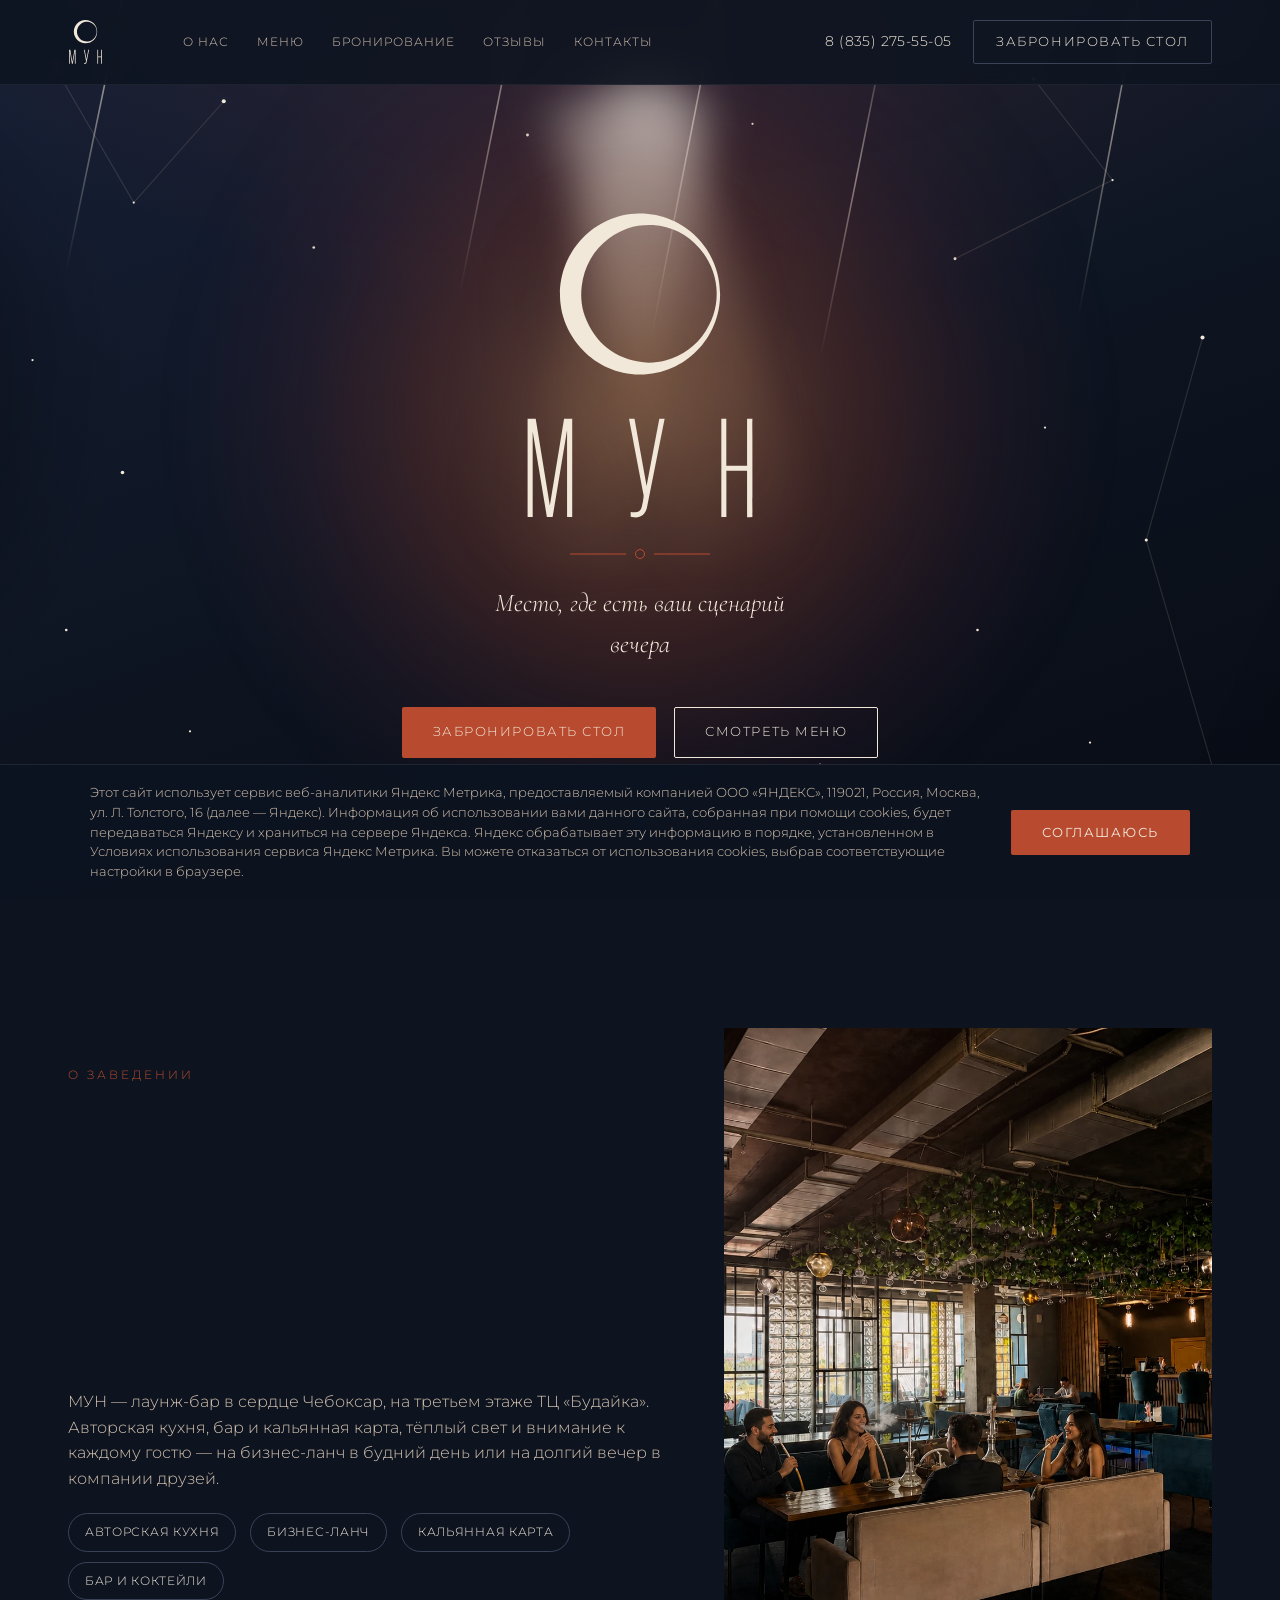
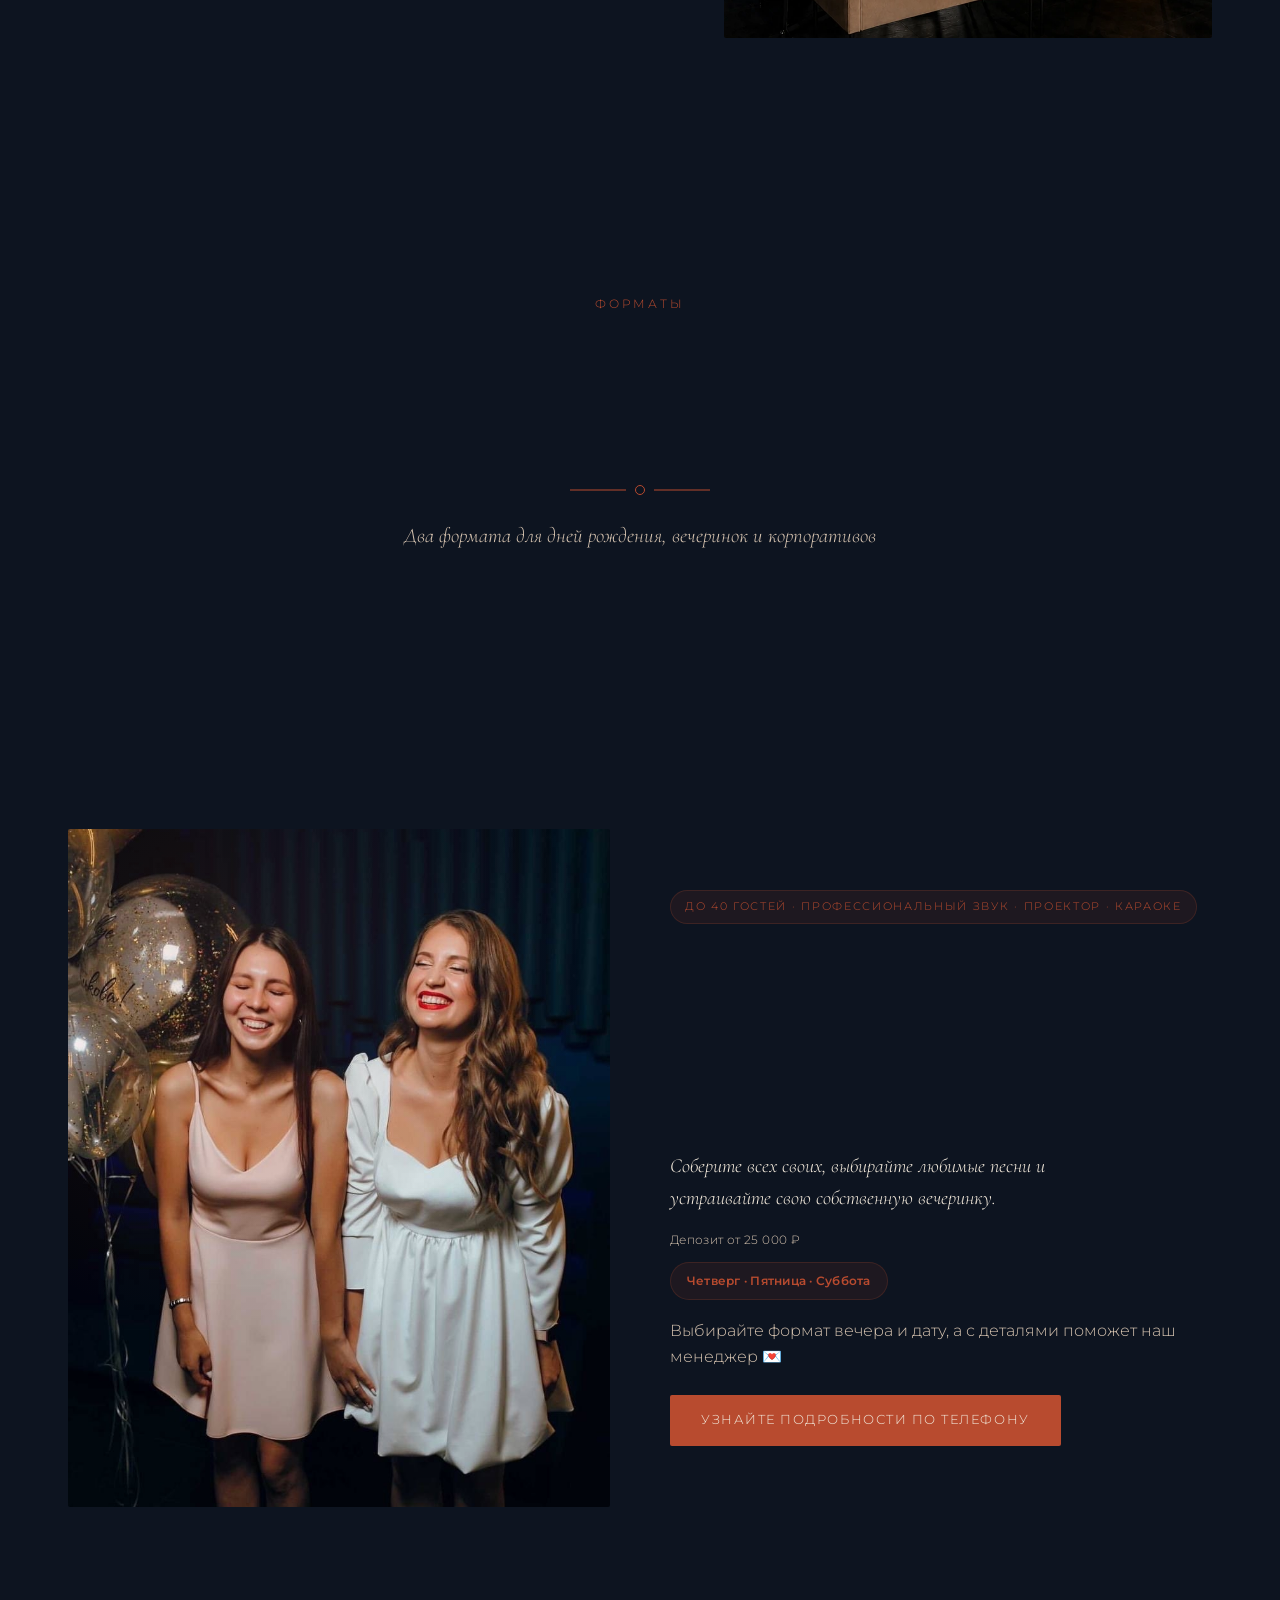
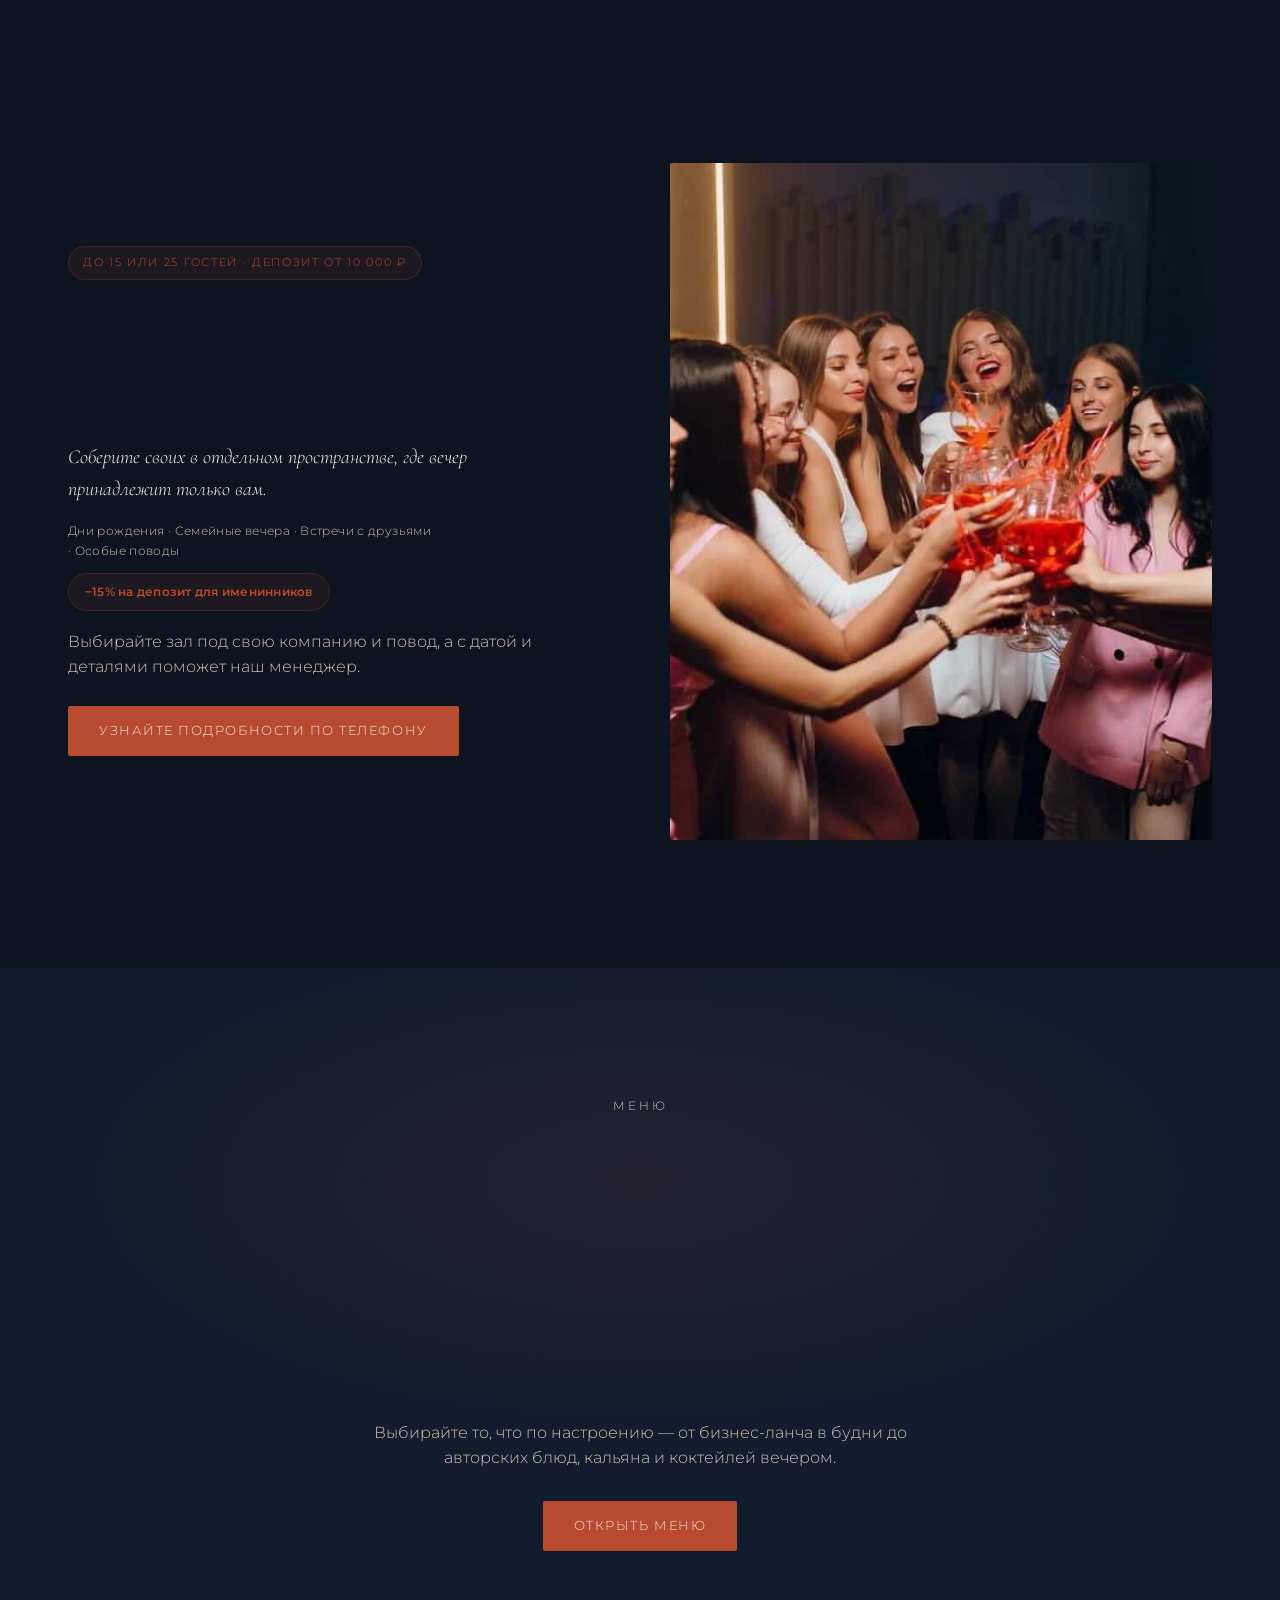
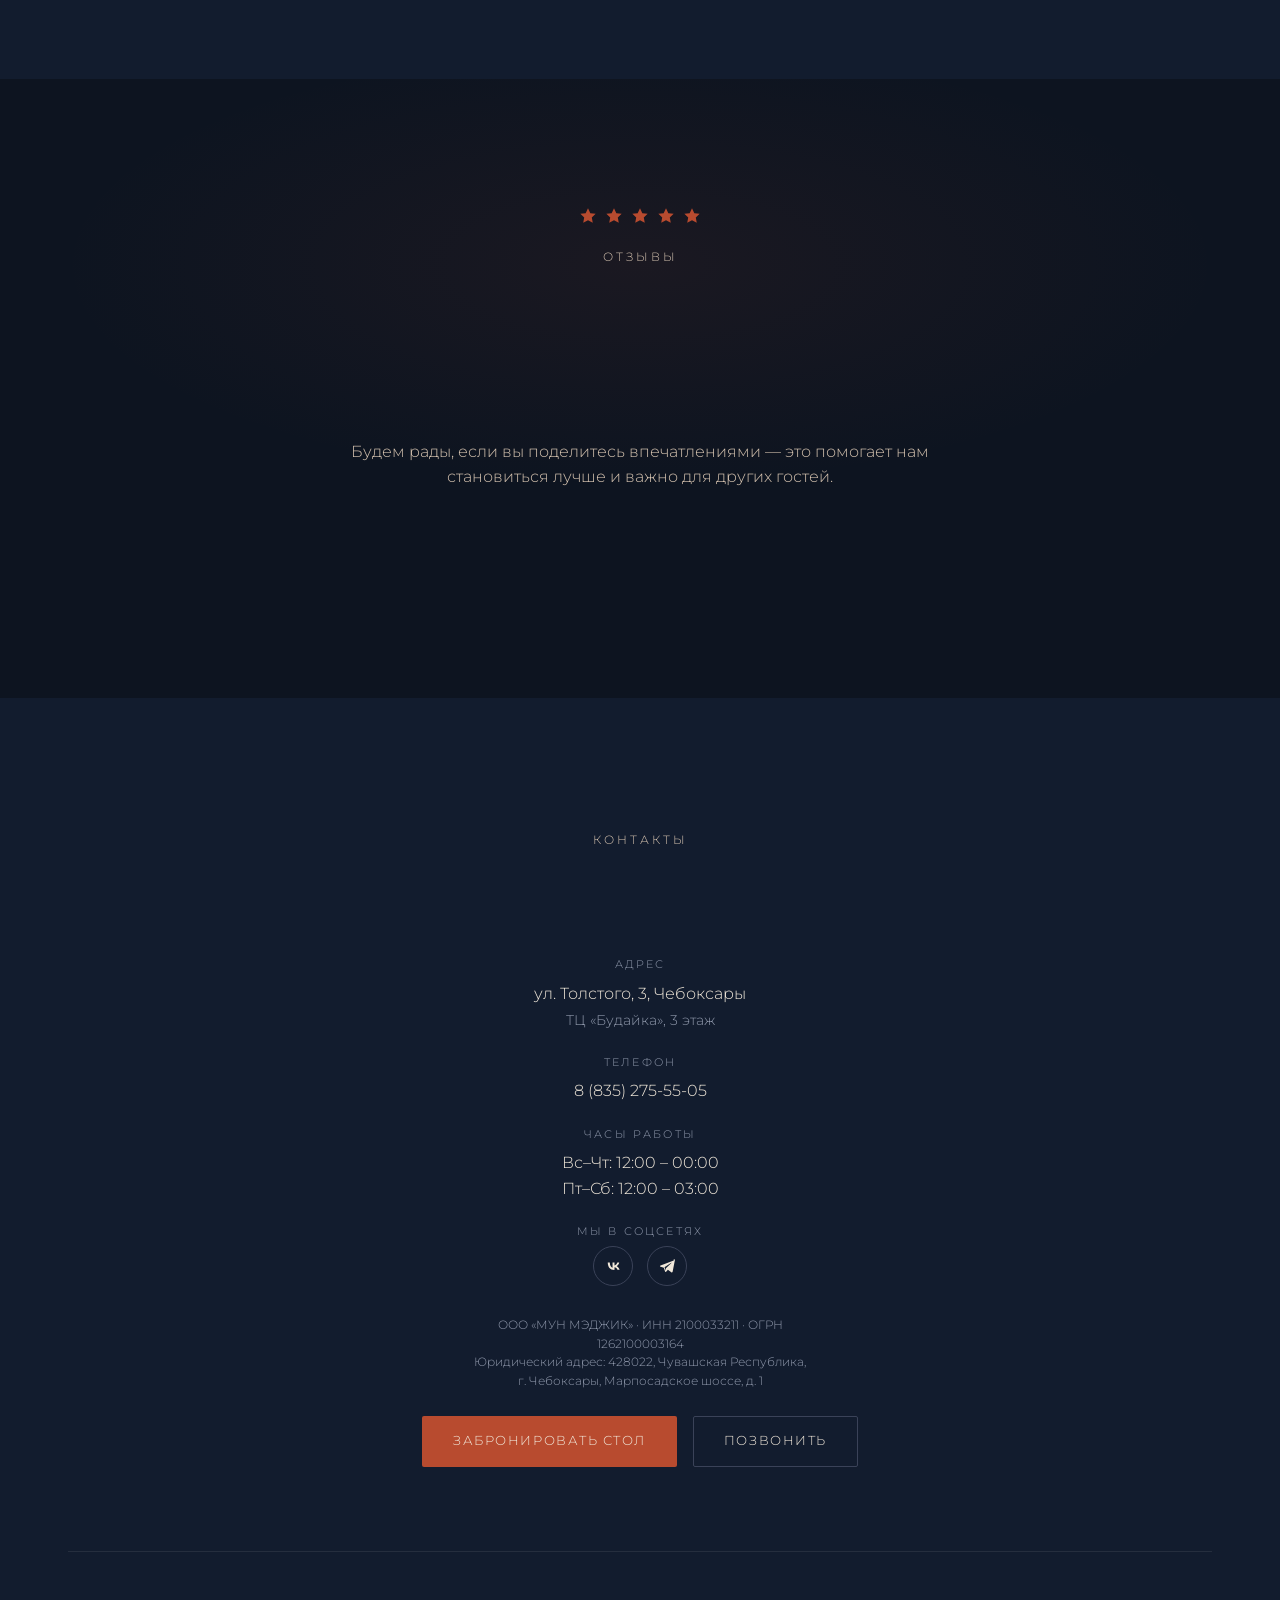
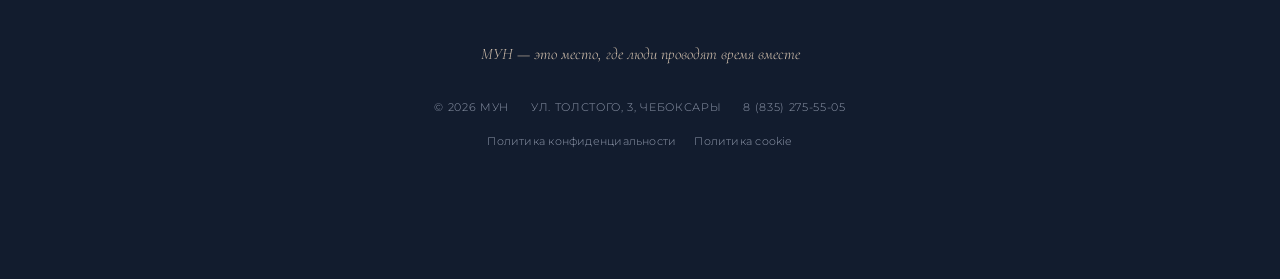
<file: index.html>
<!DOCTYPE html>
<html lang="ru">
<head>
<meta charset="UTF-8">
<meta name="viewport" content="width=device-width, initial-scale=1, viewport-fit=cover">
<title>МУН — Чебоксары</title>
<meta name="description" content="МУН — лаунж-бар в Чебоксарах на ул. Толстого, 3 (ТЦ «Будайка», 3 этаж). Авторская кухня, кальяны, бронирование стола онлайн.">
<meta name="theme-color" content="#11110F">

<meta property="og:title" content="МУН — Чебоксары">
<meta property="og:description" content="Место, где есть ваш сценарий вечера. Кухня, кальяны и бар на ул. Толстого, 3.">
<meta property="og:type" content="website">

<link rel="icon" href="assets/favicon.svg" type="image/svg+xml">

<link rel="preconnect" href="https://fonts.googleapis.com">
<link rel="preconnect" href="https://fonts.gstatic.com" crossorigin>
<link href="https://fonts.googleapis.com/css2?family=Cormorant+Garamond:ital,wght@0,400;0,500;1,400&family=Montserrat:wght@300;400;500;600&display=swap" rel="stylesheet">

<link rel="stylesheet" href="css/styles.css?v=19">
</head>
<body>
<!-- Yandex.Metrika counter -->
<script type="text/javascript">
    (function(m,e,t,r,i,k,a){
        m[i]=m[i]||function(){(m[i].a=m[i].a||[]).push(arguments)};
        m[i].l=1*new Date();
        for (var j = 0; j < document.scripts.length; j++) {if (document.scripts[j].src === r) { return; }}
        k=e.createElement(t),a=e.getElementsByTagName(t)[0],k.async=1,k.src=r,a.parentNode.insertBefore(k,a)
    })(window, document,'script','https://mc.yandex.ru/metrika/tag.js?id=112568582', 'ym');

    ym(112568582, 'init', {ssr:true, webvisor:true, clickmap:true, ecommerce:"dataLayer", referrer: document.referrer, url: location.href, accurateTrackBounce:true, trackLinks:true});
</script>
<noscript><div><img src="https://mc.yandex.ru/watch/112568582" style="position:absolute; left:-9999px;" alt="" /></div></noscript>
<!-- /Yandex.Metrika counter -->

<div class="noise" aria-hidden="true"></div>

<header class="site-header">
  <div class="wrap header-row">
    <a href="#hero" class="logo" aria-label="МУН — на главную">
      <img class="logo-mark" src="img/mun-logo-full.svg" alt="МУН" width="1094" height="1454">
    </a>

    <nav class="main-nav" id="main-nav">
      <a href="#about">О нас</a>
      <a href="menu/">Меню</a>
      <a href="#booking" data-open-booking>Бронирование</a>
      <a href="#reviews">Отзывы</a>
      <a href="#contacts">Контакты</a>
    </nav>

    <div class="header-actions">
      <a class="phone-link" href="tel:+78352755505">8 (835) 275-55-05</a>
      <a class="btn btn-outline" href="#booking" data-open-booking>Забронировать стол</a>
    </div>

    <button class="burger" id="burger" aria-label="Открыть меню навигации" aria-expanded="false">
      <span></span><span></span><span></span>
    </button>
  </div>

  <div class="mobile-nav" id="mobile-nav">
    <a href="#about">О нас</a>
    <a href="menu/">Меню</a>
    <a href="#booking" data-open-booking>Бронирование</a>
    <a href="#reviews">Отзывы</a>
    <a href="#contacts">Контакты</a>
    <a class="phone-link" href="tel:+78352755505">8 (835) 275-55-05</a>
  </div>
</header>

<main class="slides" id="slides">

  <!-- HERO -->
  <section class="hero slide" id="hero">
    <div class="hero-bg" aria-hidden="true"></div>
    <svg class="hero-sky" viewBox="0 0 1200 800" preserveAspectRatio="xMidYMid slice" aria-hidden="true">
      <defs>
        <linearGradient id="rayGrad" x1="0" y1="0" x2="0" y2="1">
          <stop offset="0%" stop-color="#F1E8DA" stop-opacity="0"/>
          <stop offset="45%" stop-color="#F1E8DA" stop-opacity=".55"/>
          <stop offset="100%" stop-color="#F1E8DA" stop-opacity="0"/>
        </linearGradient>
      </defs>
      <g class="hero-constellations">
        <path d="M80,60 L150,180 L230,90"/>
        <path d="M950,70 L1020,160 L880,230"/>
        <path d="M1100,300 L1050,480 L1120,720"/>
      </g>
      <g class="hero-rays">
        <line class="ray ray-a" x1="500" y1="-40" x2="440" y2="260"/>
        <line class="ray ray-b" x1="680" y1="-60" x2="610" y2="300"/>
        <line class="ray ray-c" x1="150" y1="-50" x2="90" y2="240"/>
        <line class="ray ray-d" x1="1050" y1="-40" x2="990" y2="280"/>
        <line class="ray ray-e" x1="820" y1="20" x2="760" y2="320"/>
      </g>
      <g class="hero-stars" fill="#F1E8DA">
        <circle class="star" cx="80" cy="60" r="1.4"/>
        <circle class="star" cx="150" cy="180" r="1"/>
        <circle class="star" cx="230" cy="90" r="1.8"/>
        <circle class="star" cx="310" cy="220" r="1.2"/>
        <circle class="star" cx="60" cy="320" r="1"/>
        <circle class="star" cx="140" cy="420" r="1.6"/>
        <circle class="star" cx="90" cy="560" r="1.2"/>
        <circle class="star" cx="200" cy="650" r="1"/>
        <circle class="star" cx="280" cy="720" r="1.4"/>
        <circle class="star" cx="950" cy="70" r="1.6"/>
        <circle class="star" cx="1020" cy="160" r="1"/>
        <circle class="star" cx="880" cy="230" r="1.3"/>
        <circle class="star" cx="1100" cy="300" r="1.8"/>
        <circle class="star" cx="960" cy="380" r="1"/>
        <circle class="star" cx="1050" cy="480" r="1.4"/>
        <circle class="star" cx="900" cy="560" r="1.2"/>
        <circle class="star" cx="1000" cy="660" r="1"/>
        <circle class="star" cx="1120" cy="720" r="1.6"/>
        <circle class="star" cx="600" cy="50" r="1"/>
        <circle class="star" cx="500" cy="120" r="1.3"/>
        <circle class="star" cx="700" cy="110" r="1"/>
        <circle class="star" cx="420" cy="700" r="1.2"/>
        <circle class="star" cx="760" cy="680" r="1.4"/>
        <circle class="star" cx="600" cy="760" r="1"/>
      </g>
    </svg>
    <div class="hero-corona" aria-hidden="true"></div>
    <div class="hero-beam hero-beam-a" aria-hidden="true"></div>
    <div class="hero-beam hero-beam-b" aria-hidden="true"></div>
    <div class="hero-mist" aria-hidden="true">
      <span class="mist-blob mist-a"></span>
      <span class="mist-blob mist-b"></span>
      <span class="mist-blob mist-c"></span>
    </div>
    <div class="wrap hero-inner">
      <div class="hero-logo" id="hero-logo">
        <h1><img class="hero-logo-img" src="img/mun-logo-full.svg" alt="МУН" width="1094" height="1454"></h1>
      </div>
      <div class="divider"></div>
      <p class="hero-tagline">Место, где есть ваш сценарий вечера</p>
      <div class="hero-actions">
        <a href="#booking" class="btn btn-primary" data-open-booking>Забронировать стол</a>
        <a href="menu/" class="btn btn-ghost">Смотреть меню</a>
      </div>
    </div>
    <a href="#about" class="scroll-hint" aria-label="Пролистать вниз"><span></span></a>
  </section>

  <!-- STORIES / NEWS (временно отключено)
  <section class="stories slide" id="stories">
    <div class="wrap stories-inner">
      <p class="section-label">Новости</p>
      <h2 class="slide-heading">Афиша и акции</h2>
      <div class="divider"></div>
      <div class="stories-row" id="stories-row" role="list" aria-label="Новости и акции"></div>
    </div>
  </section>
  -->

  <!-- ABOUT -->
  <section class="about slide" id="about">
    <div class="wrap about-grid">
      <div class="about-text">
        <p class="section-label">О заведении</p>
        <h2 class="slide-heading">Авторская кухня, кальяны и атмосфера вечера без сценария</h2>
        <p data-reveal>
          МУН — лаунж-бар в сердце Чебоксар, на третьем этаже ТЦ «Будайка». Авторская
          кухня, бар и кальянная карта, тёплый свет и внимание к каждому гостю —
          на бизнес-ланч в будний день или на долгий вечер в компании друзей.
        </p>
        <ul class="about-tags" data-reveal>
          <li>Авторская кухня</li>
          <li>Бизнес-ланч</li>
          <li>Кальянная карта</li>
          <li>Бар и коктейли</li>
        </ul>
      </div>
      <div class="about-media">
        <div class="ph-block ph-1 has-photo" data-reveal>
          <img src="img/about-lounge.webp" alt="Гости МУН с кальяном в основном зале" loading="lazy">
        </div>
      </div>
    </div>
  </section>

  <!-- KARAOKE & VIP -->
  <section class="highlights slide" id="highlights">
    <div class="wrap highlights-lead-inner">
      <p class="section-label">Форматы</p>
      <h2 class="slide-heading">Не только основной зал</h2>
      <div class="divider"></div>
      <p class="highlights-lead-text" data-reveal>Два формата для дней рождения, вечеринок и корпоративов</p>
    </div>
  </section>

  <!-- KARAOKE -->
  <section class="hall-slide slide" id="karaoke">
    <div class="wrap hall-grid">
      <div class="ph-block hall-photo has-photo" data-reveal>
        <img src="img/karaoke-hall.jpg" alt="Гости в караоке-зале МУН" loading="lazy">
      </div>
      <div class="hall-text">
        <span class="highlight-card-tag">До 40 гостей · Профессиональный звук · Проектор · Караоке</span>
        <h2 class="slide-heading">Караоке-зал для вечера, который запомнится</h2>
        <p class="hall-lead" data-reveal>
          Соберите всех своих, выбирайте любимые песни и устраивайте свою
          собственную вечеринку.
        </p>
        <p class="hall-occasions" data-reveal>Депозит от 25 000 ₽</p>
        <p class="hall-promo" data-reveal>Четверг · Пятница · Суббота</p>
        <p data-reveal>Выбирайте формат вечера и дату, а с деталями поможет наш менеджер 💌</p>
        <a href="tel:+78352755505" class="btn btn-primary" data-reveal>Узнайте подробности по телефону</a>
      </div>
    </div>
  </section>

  <!-- VIP -->
  <section class="hall-slide slide" id="vip">
    <div class="wrap hall-grid">
      <div class="hall-text">
        <span class="highlight-card-tag">До 15 или 25 гостей · Депозит от 10 000 ₽</span>
        <h2 class="slide-heading">VIP-залы для вашего отдыха</h2>
        <p class="hall-lead" data-reveal>
          Соберите своих в отдельном пространстве, где вечер принадлежит
          только вам.
        </p>
        <p class="hall-occasions" data-reveal>Дни рождения · Семейные вечера · Встречи с друзьями · Особые поводы</p>
        <p class="hall-promo" data-reveal>−15% на депозит для именинников</p>
        <p data-reveal>Выбирайте зал под свою компанию и повод, а с датой и деталями поможет наш менеджер.</p>
        <a href="tel:+78352755505" class="btn btn-primary" data-reveal>Узнайте подробности по телефону</a>
      </div>
      <div class="ph-block hall-photo has-photo" data-reveal>
        <img src="img/vip-hall.jpg" alt="Компания гостей в VIP-зале МУН" loading="lazy">
      </div>
    </div>
  </section>

  <!-- MENU CTA -->
  <section class="menu-cta slide" id="menu-section">
    <div class="wrap menu-cta-inner">
      <p class="section-label light">Меню</p>
      <h2 class="slide-heading">Основное меню, авторский бар и напитки, днём — бизнес-ланч</h2>
      <p class="menu-cta-text" data-reveal>
        Выбирайте то, что по настроению — от бизнес-ланча в будни
        до авторских блюд, кальяна и коктейлей вечером.
      </p>
      <a href="menu/" class="btn btn-primary" data-reveal>Открыть меню</a>
    </div>
  </section>

  <!-- GALLERY (временно отключено — нет фото)
  <section class="gallery slide" id="gallery">
    <div class="wrap gallery-wrap">
      <div class="gallery-intro">
        <p class="section-label">Атмосфера</p>
        <h2 class="slide-heading">МУН в деталях</h2>
      </div>
      <div class="gallery-grid">
        <div class="ph-block g1" data-reveal><span>Фото</span></div>
        <div class="ph-block g2" data-reveal><span>Фото</span></div>
        <div class="ph-block g3" data-reveal><span>Фото</span></div>
        <div class="ph-block g4" data-reveal><span>Фото</span></div>
        <div class="ph-block g5" data-reveal><span>Фото</span></div>
        <div class="ph-block g6" data-reveal><span>Фото</span></div>
      </div>
    </div>
  </section>
  -->

  <!-- REVIEWS -->
  <section class="menu-cta reviews slide" id="reviews">
    <div class="wrap menu-cta-inner">
      <div class="reviews-stars" aria-hidden="true">
        <svg viewBox="0 0 20 20"><path d="M10 1.5l2.6 5.4 5.9.7-4.3 4.1 1.1 5.8L10 14.7l-5.3 2.8 1.1-5.8L1.5 7.6l5.9-.7z"/></svg>
        <svg viewBox="0 0 20 20"><path d="M10 1.5l2.6 5.4 5.9.7-4.3 4.1 1.1 5.8L10 14.7l-5.3 2.8 1.1-5.8L1.5 7.6l5.9-.7z"/></svg>
        <svg viewBox="0 0 20 20"><path d="M10 1.5l2.6 5.4 5.9.7-4.3 4.1 1.1 5.8L10 14.7l-5.3 2.8 1.1-5.8L1.5 7.6l5.9-.7z"/></svg>
        <svg viewBox="0 0 20 20"><path d="M10 1.5l2.6 5.4 5.9.7-4.3 4.1 1.1 5.8L10 14.7l-5.3 2.8 1.1-5.8L1.5 7.6l5.9-.7z"/></svg>
        <svg viewBox="0 0 20 20"><path d="M10 1.5l2.6 5.4 5.9.7-4.3 4.1 1.1 5.8L10 14.7l-5.3 2.8 1.1-5.8L1.5 7.6l5.9-.7z"/></svg>
      </div>
      <p class="section-label light">Отзывы</p>
      <h2 class="slide-heading">Понравилось у&nbsp;нас?</h2>
      <p class="menu-cta-text" data-reveal>
        Будем рады, если вы поделитесь впечатлениями — это помогает нам становиться лучше
        и важно для других гостей.
      </p>
      <a class="btn btn-primary" href="https://toweco.ru/location?qr=86WAykPCQ6RdUlmC" target="_blank" rel="noopener" data-reveal>Оставить отзыв</a>
    </div>
  </section>

  <!-- CONTACTS -->
  <section class="contacts slide" id="contacts">
    <div class="wrap">
      <div class="contacts-grid">
        <div class="contacts-info">
          <p class="section-label light">Контакты</p>
          <h2 class="slide-heading">Как нас найти</h2>

          <dl class="contact-list" data-reveal>
            <div>
              <dt>Адрес</dt>
              <dd>ул. Толстого, 3, Чебоксары<br><span class="muted">ТЦ «Будайка», 3 этаж</span></dd>
            </div>
            <div>
              <dt>Телефон</dt>
              <dd><a href="tel:+78352755505">8 (835) 275-55-05</a></dd>
            </div>
            <div>
              <dt>Часы работы</dt>
              <dd>
                Вс–Чт: 12:00 – 00:00<br>
                Пт–Сб: 12:00 – 03:00
              </dd>
            </div>
            <div>
              <dt>Мы в соцсетях</dt>
              <dd class="social-row">
                <a href="https://vk.ru/moon_magic_cheb" target="_blank" rel="noopener" aria-label="ВКонтакте" class="social-icon">
                  <svg viewBox="0 0 24 24" fill="none" aria-hidden="true"><path d="M13.6 17.2c-5.4 0-8.5-3.7-8.6-9.9h2.7c.1 4.6 2.1 6.5 3.7 6.9V7.3h2.6v3.9c1.6-.2 3.2-2 3.8-3.9h2.5c-.4 2.3-2.1 4.1-3.3 4.9 1.2.6 3.1 2.2 3.8 4.9h-2.9c-.6-1.8-2-3.2-3.9-3.4v3.4h-.3z" fill="currentColor"/></svg>
                </a>
                <a href="https://t.me/moon_magic_cheb" target="_blank" rel="noopener" aria-label="Telegram" class="social-icon">
                  <svg viewBox="0 0 24 24" fill="none" aria-hidden="true"><path d="M21 4.5 3.4 11.3c-1 .4-1 1.4.1 1.7l4.3 1.3 1.6 5.1c.2.6 1 .8 1.4.3l2.4-2.6 4.5 3.3c.7.5 1.6.1 1.8-.7l3-15.4c.2-.9-.7-1.6-1.5-1.3ZM8.6 13.7l9-6.1c.3-.2.6.2.3.4l-7.3 7.1-.3 3-1.5-4.4Z" fill="currentColor"/></svg>
                </a>
              </dd>
            </div>
          </dl>

          <p class="legal-info" data-reveal>
            ООО «МУН МЭДЖИК» · ИНН 2100033211 · ОГРН 1262100003164<br>
            Юридический адрес: 428022, Чувашская Республика, г. Чебоксары, Марпосадское шоссе, д. 1
          </p>

          <div class="contact-cta" data-reveal>
            <a class="btn btn-primary" href="#booking" data-open-booking>Забронировать стол</a>
            <a class="btn btn-outline" href="tel:+78352755505">Позвонить</a>
          </div>
        </div>
      </div>

      <div class="contacts-footer">
        <div class="logo footer-logo">
          <span class="logo-phase">
            <img class="logo-mark" src="img/mun-logo-full.svg" alt="МУН" width="1094" height="1454">
            <span class="logo-phase-shadow" aria-hidden="true"></span>
          </span>
        </div>
        <p class="footer-motto">МУН — это место, где люди проводят время вместе</p>
        <div class="footer-bottom">
          <span>© <span id="year"></span> МУН</span>
          <span>ул. Толстого, 3, Чебоксары</span>
          <span>8 (835) 275-55-05</span>
        </div>
        <div class="footer-links">
          <a href="privacy/">Политика конфиденциальности</a>
          <a href="cookies/">Политика cookie</a>
        </div>
      </div>
    </div>
  </section>

</main>

<!-- Mobile sticky action bar -->
<div class="sticky-actions" role="toolbar" aria-label="Быстрые действия">
  <a href="tel:+78352755505" class="sticky-btn sticky-call">Позвонить</a>
  <a href="#booking" class="sticky-btn sticky-book" data-open-booking>Забронировать</a>
</div>

<!-- BOOKING MODAL -->
<div class="menu-modal" id="booking-modal" aria-hidden="true">
  <div class="menu-modal-panel" role="dialog" aria-modal="true" aria-labelledby="booking-modal-title">
    <div class="menu-modal-inner booking-modal-inner">
      <div class="menu-modal-sticky">
        <div class="menu-modal-head">
          <h3 id="booking-modal-title">Бронирование стола</h3>
          <button class="menu-modal-close" data-close-booking aria-label="Закрыть бронирование">&times;</button>
        </div>
      </div>
      <div class="booking-modal-body">
        <iframe
          id="booking-iframe"
          data-src="https://restoza.ru/book/moon-magic?embed=1"
          width="100%"
          height="900"
          style="border:0"
          title="Бронирование стола"></iframe>
        <p class="booking-modal-fallback">
          Если форма не загрузилась, воспользуйтесь
          <a href="https://restoza.ru/book/moon-magic" target="_blank" rel="noopener">прямой ссылкой</a>.
        </p>
      </div>
    </div>
  </div>
</div>

<!-- STORY VIEWER -->
<div class="menu-modal story-modal" id="story-modal" aria-hidden="true">
  <div class="menu-modal-panel story-modal-panel" role="dialog" aria-modal="true" aria-labelledby="story-title">
    <button class="menu-modal-close story-close" data-close-story aria-label="Закрыть">&times;</button>
    <button class="story-nav story-prev" id="story-prev" aria-label="Предыдущая история">&lsaquo;</button>
    <button class="story-nav story-next" id="story-next" aria-label="Следующая история">&rsaquo;</button>
    <div class="story-card" id="story-card">
      <div class="story-progress" id="story-progress"></div>
      <div class="story-content">
        <h3 id="story-title"></h3>
        <p id="story-text"></p>
        <a class="btn btn-primary" id="story-btn" href="#"></a>
      </div>
    </div>
  </div>
</div>

<div class="cookie-banner" id="cookie-banner">
  <div class="cookie-banner-inner">
    <p class="cookie-banner-text">
      Этот сайт использует сервис веб-аналитики Яндекс Метрика, предоставляемый компанией
      ООО «ЯНДЕКС», 119021, Россия, Москва, ул. Л. Толстого, 16 (далее — Яндекс). Информация
      об использовании вами данного сайта, собранная при помощи cookies, будет передаваться
      Яндексу и храниться на сервере Яндекса. Яндекс обрабатывает эту информацию в порядке,
      установленном в Условиях использования сервиса Яндекс Метрика. Вы можете отказаться от
      использования cookies, выбрав соответствующие настройки в браузере.
    </p>
    <button type="button" class="btn btn-primary" id="cookie-banner-accept">Соглашаюсь</button>
  </div>
</div>

<script src="js/stories-data.js?v=19"></script>
<script src="js/main.js?v=19"></script>
<script src="js/cookie-consent.js?v=19"></script>
</body>
</html>
</file>
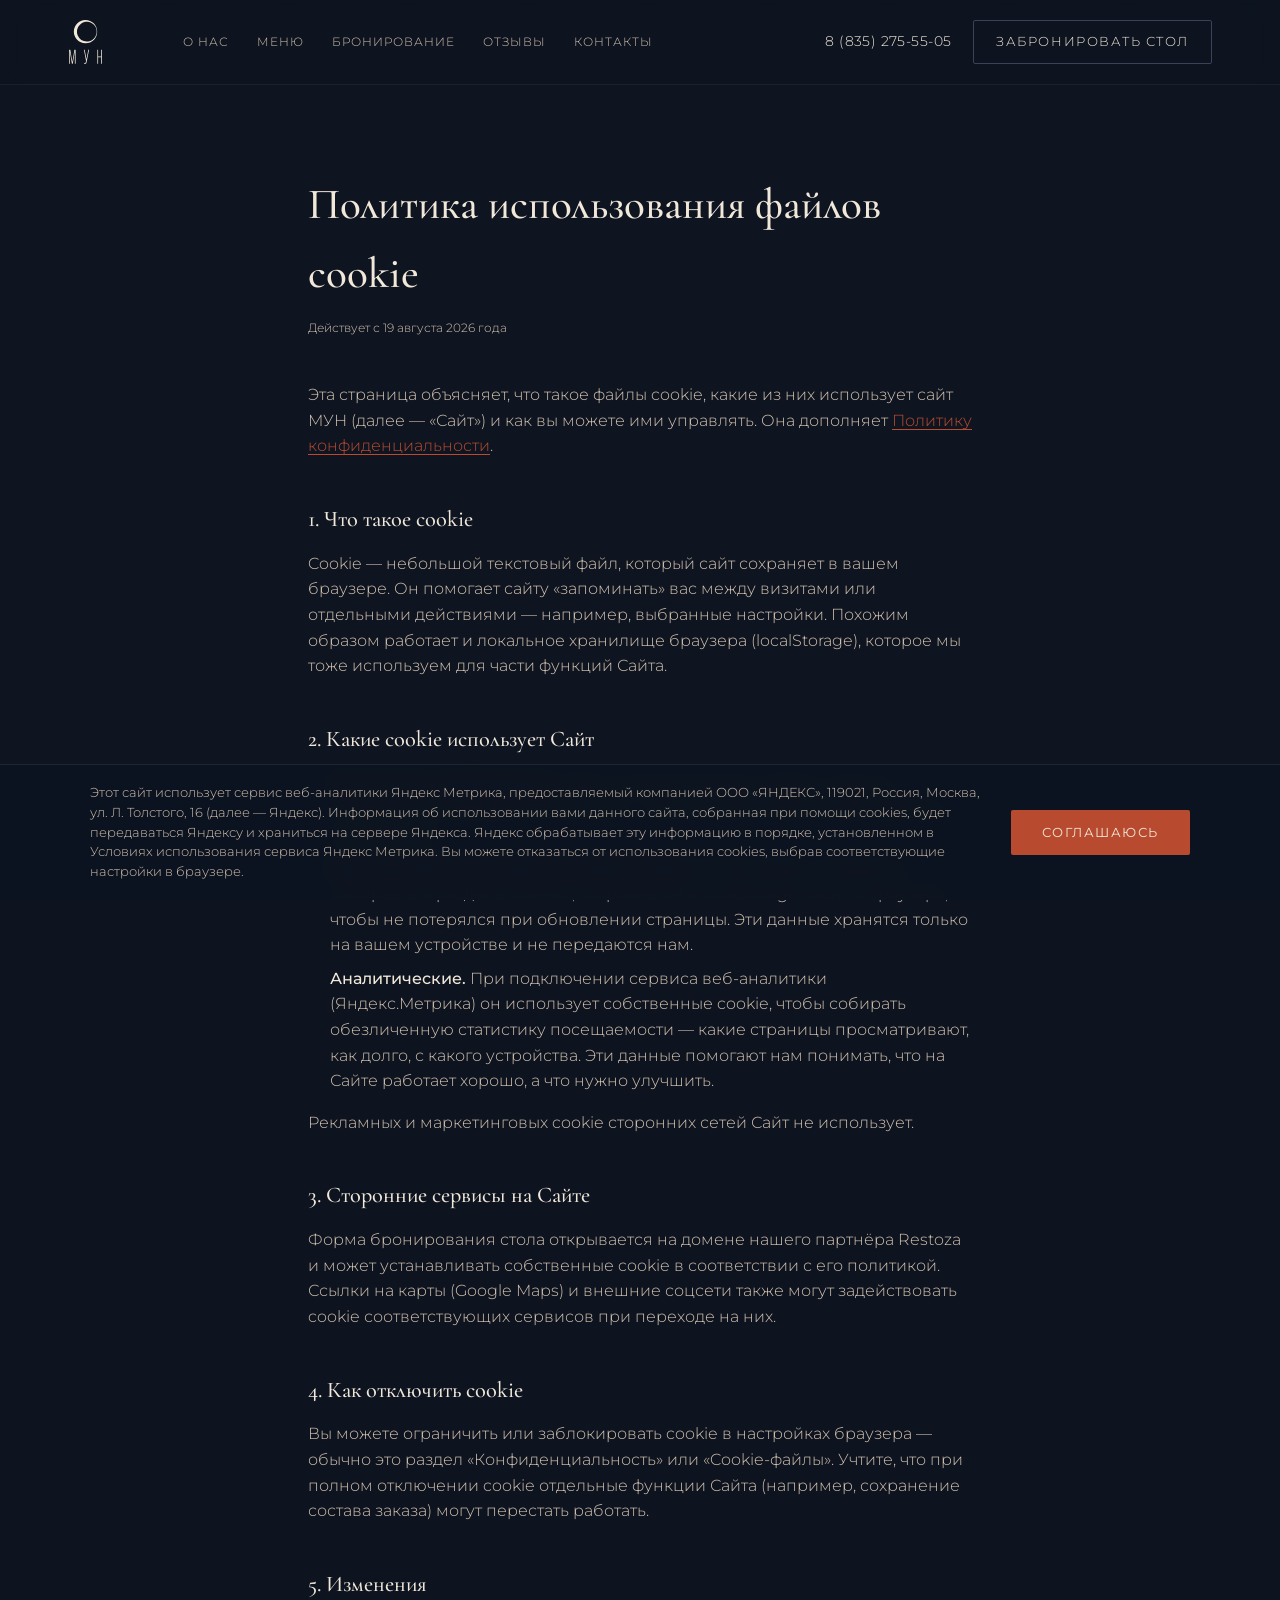
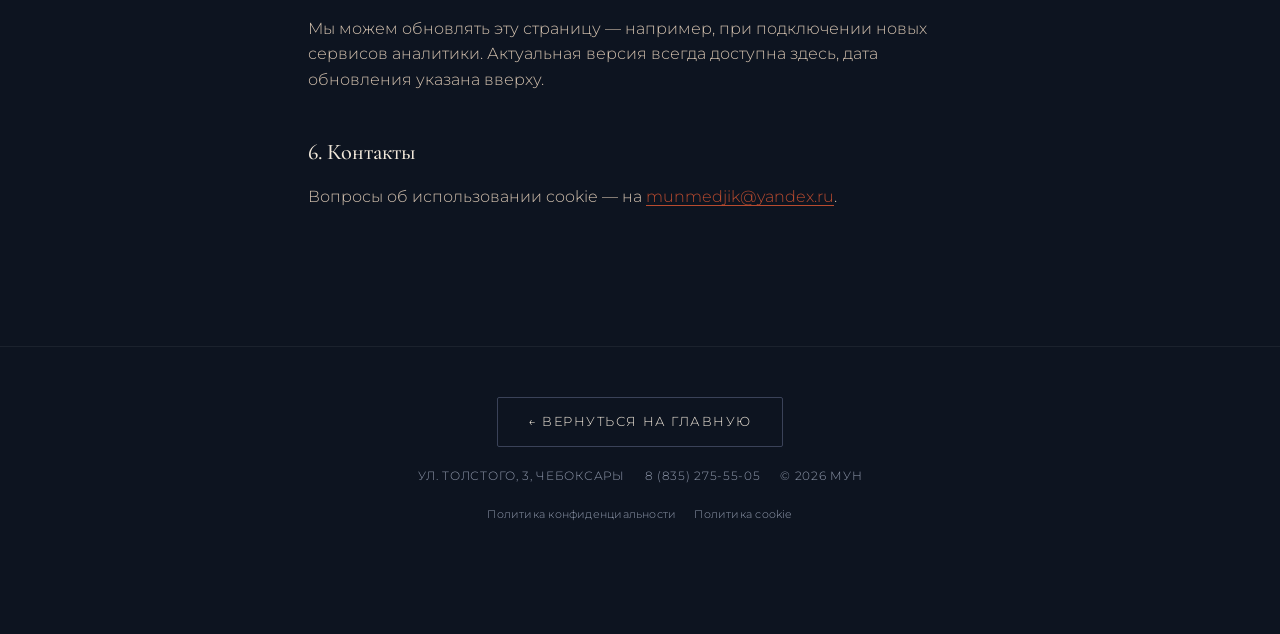
<file: cookies/index.html>
<!DOCTYPE html>
<html lang="ru">
<head>
<meta charset="UTF-8">
<meta name="viewport" content="width=device-width, initial-scale=1, viewport-fit=cover">
<title>Политика cookie — МУН</title>
<meta name="description" content="Какие файлы cookie использует сайт МУН, для чего, и как их отключить в браузере.">
<meta name="theme-color" content="#0D1420">
<meta name="robots" content="noindex">

<link rel="icon" href="../assets/favicon.svg" type="image/svg+xml">

<link rel="preconnect" href="https://fonts.googleapis.com">
<link rel="preconnect" href="https://fonts.gstatic.com" crossorigin>
<link href="https://fonts.googleapis.com/css2?family=Cormorant+Garamond:ital,wght@0,400;0,500;1,400&family=Montserrat:wght@300;400;500;600&display=swap" rel="stylesheet">

<link rel="stylesheet" href="../css/styles.css?v=19">
</head>
<body>
<!-- Yandex.Metrika counter -->
<script type="text/javascript">
    (function(m,e,t,r,i,k,a){
        m[i]=m[i]||function(){(m[i].a=m[i].a||[]).push(arguments)};
        m[i].l=1*new Date();
        for (var j = 0; j < document.scripts.length; j++) {if (document.scripts[j].src === r) { return; }}
        k=e.createElement(t),a=e.getElementsByTagName(t)[0],k.async=1,k.src=r,a.parentNode.insertBefore(k,a)
    })(window, document,'script','https://mc.yandex.ru/metrika/tag.js?id=112568582', 'ym');

    ym(112568582, 'init', {ssr:true, webvisor:true, clickmap:true, ecommerce:"dataLayer", referrer: document.referrer, url: location.href, accurateTrackBounce:true, trackLinks:true});
</script>
<noscript><div><img src="https://mc.yandex.ru/watch/112568582" style="position:absolute; left:-9999px;" alt="" /></div></noscript>
<!-- /Yandex.Metrika counter -->

<div class="noise" aria-hidden="true"></div>

<header class="site-header">
  <div class="wrap header-row">
    <a href="../#hero" class="logo" aria-label="МУН — на главную">
      <img class="logo-mark" src="../img/mun-logo-full.svg" alt="МУН" width="1094" height="1454">
    </a>

    <nav class="main-nav" id="main-nav">
      <a href="../#about">О нас</a>
      <a href="../menu/">Меню</a>
      <a href="../#booking">Бронирование</a>
      <a href="../#reviews">Отзывы</a>
      <a href="../#contacts">Контакты</a>
    </nav>

    <div class="header-actions">
      <a class="phone-link" href="tel:+78352755505">8 (835) 275-55-05</a>
      <a class="btn btn-outline" href="../#booking">Забронировать стол</a>
    </div>

    <button class="burger" id="burger" aria-label="Открыть меню навигации" aria-expanded="false">
      <span></span><span></span><span></span>
    </button>
  </div>

  <div class="mobile-nav" id="mobile-nav">
    <a href="../#about">О нас</a>
    <a href="../menu/">Меню</a>
    <a href="../#booking">Бронирование</a>
    <a href="../#reviews">Отзывы</a>
    <a href="../#contacts">Контакты</a>
    <a class="phone-link" href="tel:+78352755505">8 (835) 275-55-05</a>
  </div>
</header>

<main class="legal-page">
  <div class="wrap">
    <h1>Политика использования файлов cookie</h1>
    <p class="legal-updated">Действует с 19 августа 2026 года</p>

    <p>
      Эта страница объясняет, что такое файлы cookie, какие из них использует сайт МУН
      (далее — «Сайт») и как вы можете ими управлять. Она дополняет
      <a href="../privacy/">Политику конфиденциальности</a>.
    </p>

    <h2>1. Что такое cookie</h2>
    <p>
      Cookie — небольшой текстовый файл, который сайт сохраняет в вашем браузере. Он помогает
      сайту «запоминать» вас между визитами или отдельными действиями — например, выбранные
      настройки. Похожим образом работает и локальное хранилище браузера (localStorage), которое
      мы тоже используем для части функций Сайта.
    </p>

    <h2>2. Какие cookie использует Сайт</h2>
    <ul>
      <li>
        <strong>Технически необходимые.</strong> Обеспечивают базовую работу страниц. Отключить их
        избирательно нельзя — без них часть Сайта может работать некорректно.
      </li>
      <li>
        <strong>Функциональные (локальное хранилище).</strong> Состав заказа, который вы собираете
        в разделе «Меню», сохраняется в localStorage вашего браузера, чтобы не потерялся при
        обновлении страницы. Эти данные хранятся только на вашем устройстве и не передаются нам.
      </li>
      <li>
        <strong>Аналитические.</strong> При подключении сервиса веб-аналитики (Яндекс.Метрика)
        он использует собственные cookie, чтобы собирать обезличенную статистику посещаемости —
        какие страницы просматривают, как долго, с какого устройства. Эти данные помогают нам
        понимать, что на Сайте работает хорошо, а что нужно улучшить.
      </li>
    </ul>
    <p>Рекламных и маркетинговых cookie сторонних сетей Сайт не использует.</p>

    <h2>3. Сторонние сервисы на Сайте</h2>
    <p>
      Форма бронирования стола открывается на домене нашего партнёра Restoza и может
      устанавливать собственные cookie в соответствии с его политикой. Ссылки на карты (Google
      Maps) и внешние соцсети также могут задействовать cookie соответствующих сервисов при
      переходе на них.
    </p>

    <h2>4. Как отключить cookie</h2>
    <p>
      Вы можете ограничить или заблокировать cookie в настройках браузера — обычно это раздел
      «Конфиденциальность» или «Cookie-файлы». Учтите, что при полном отключении cookie отдельные
      функции Сайта (например, сохранение состава заказа) могут перестать работать.
    </p>

    <h2>5. Изменения</h2>
    <p>
      Мы можем обновлять эту страницу — например, при подключении новых сервисов аналитики.
      Актуальная версия всегда доступна здесь, дата обновления указана вверху.
    </p>

    <h2>6. Контакты</h2>
    <p>
      Вопросы об использовании cookie — на <a href="mailto:munmedjik@yandex.ru">munmedjik@yandex.ru</a>.
    </p>
  </div>
</main>

<footer class="menu-page-footer">
  <div class="wrap">
    <a class="btn btn-outline" href="../">← Вернуться на главную</a>
    <div class="menu-page-footer-info">
      <span>ул. Толстого, 3, Чебоксары</span>
      <span>8 (835) 275-55-05</span>
      <span>© <span id="year"></span> МУН</span>
    </div>
    <div class="footer-links">
      <a href="../privacy/">Политика конфиденциальности</a>
      <a href="../cookies/" aria-current="page">Политика cookie</a>
    </div>
  </div>
</footer>

<div class="cookie-banner" id="cookie-banner">
  <div class="cookie-banner-inner">
    <p class="cookie-banner-text">
      Этот сайт использует сервис веб-аналитики Яндекс Метрика, предоставляемый компанией
      ООО «ЯНДЕКС», 119021, Россия, Москва, ул. Л. Толстого, 16 (далее — Яндекс). Информация
      об использовании вами данного сайта, собранная при помощи cookies, будет передаваться
      Яндексу и храниться на сервере Яндекса. Яндекс обрабатывает эту информацию в порядке,
      установленном в Условиях использования сервиса Яндекс Метрика. Вы можете отказаться от
      использования cookies, выбрав соответствующие настройки в браузере.
    </p>
    <button type="button" class="btn btn-primary" id="cookie-banner-accept">Соглашаюсь</button>
  </div>
</div>

<script src="../js/main.js?v=19"></script>
<script src="../js/cookie-consent.js?v=19"></script>
</body>
</html>
</file>
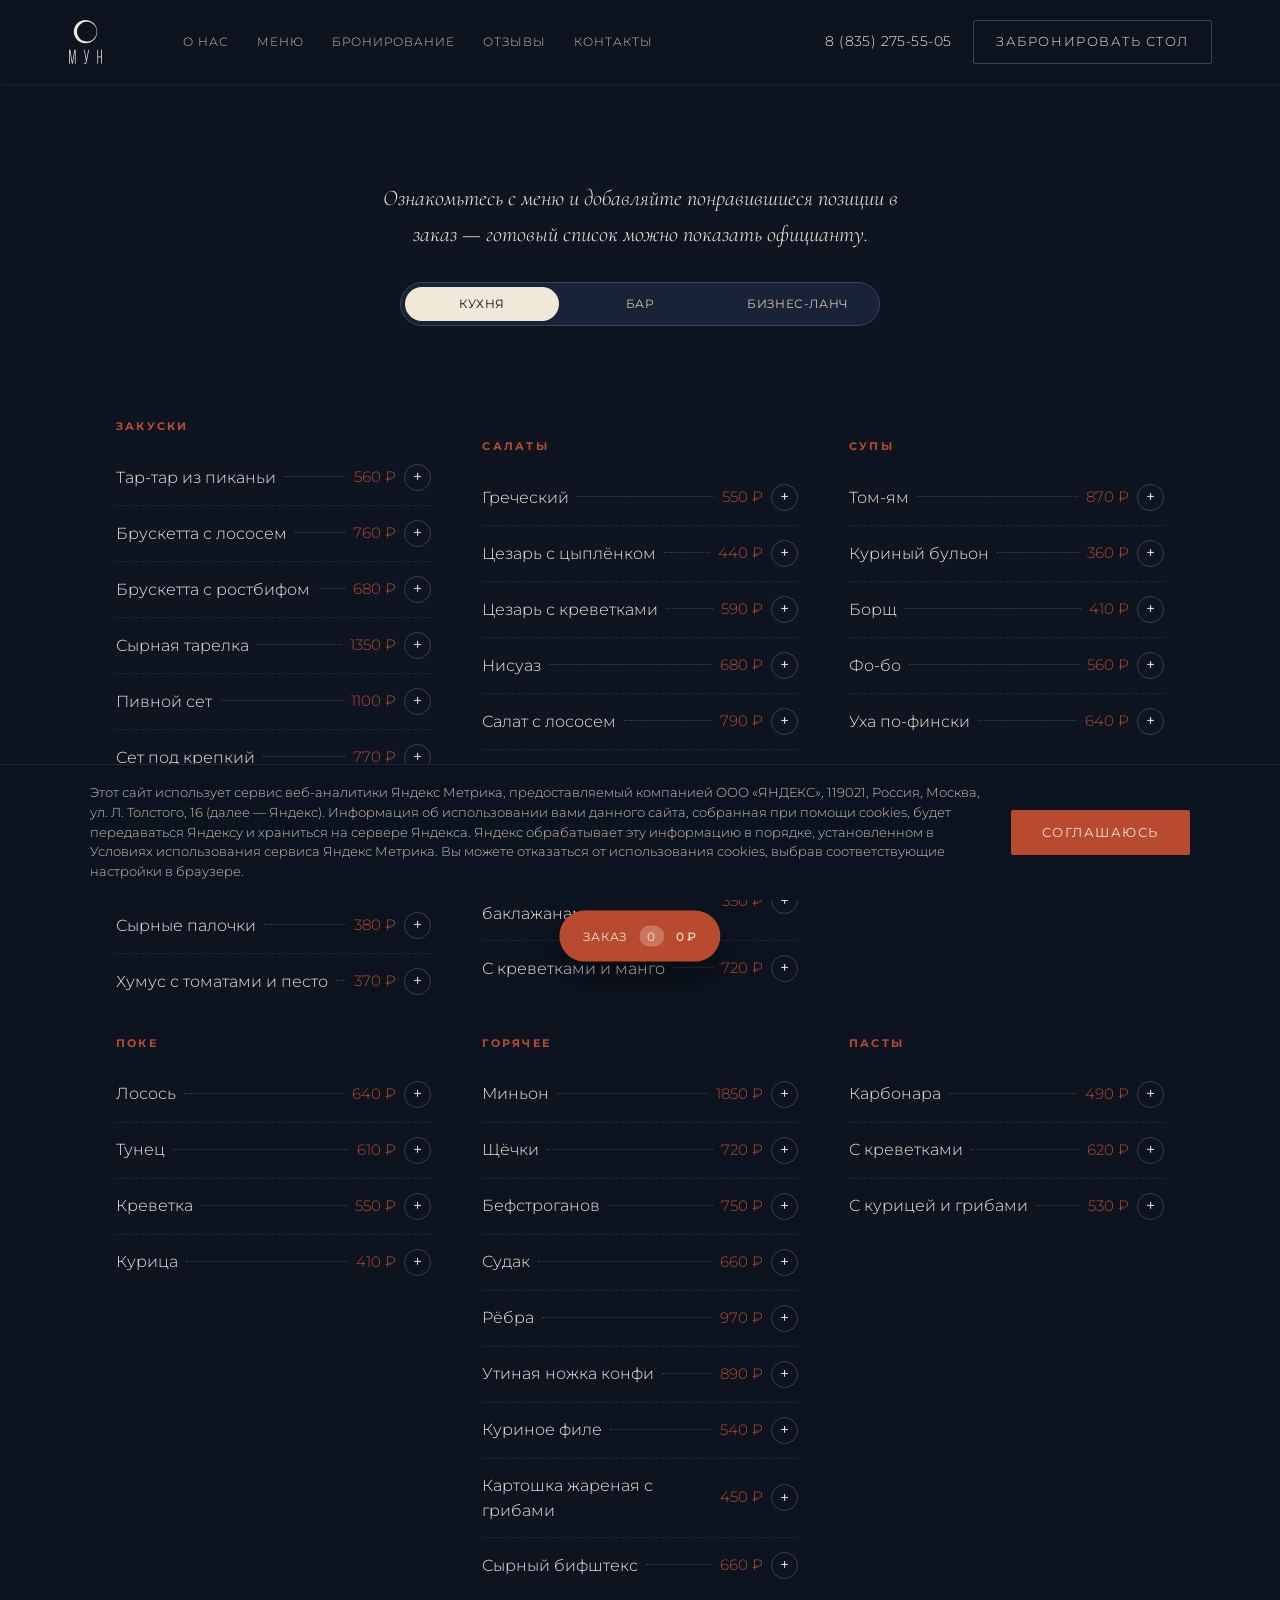
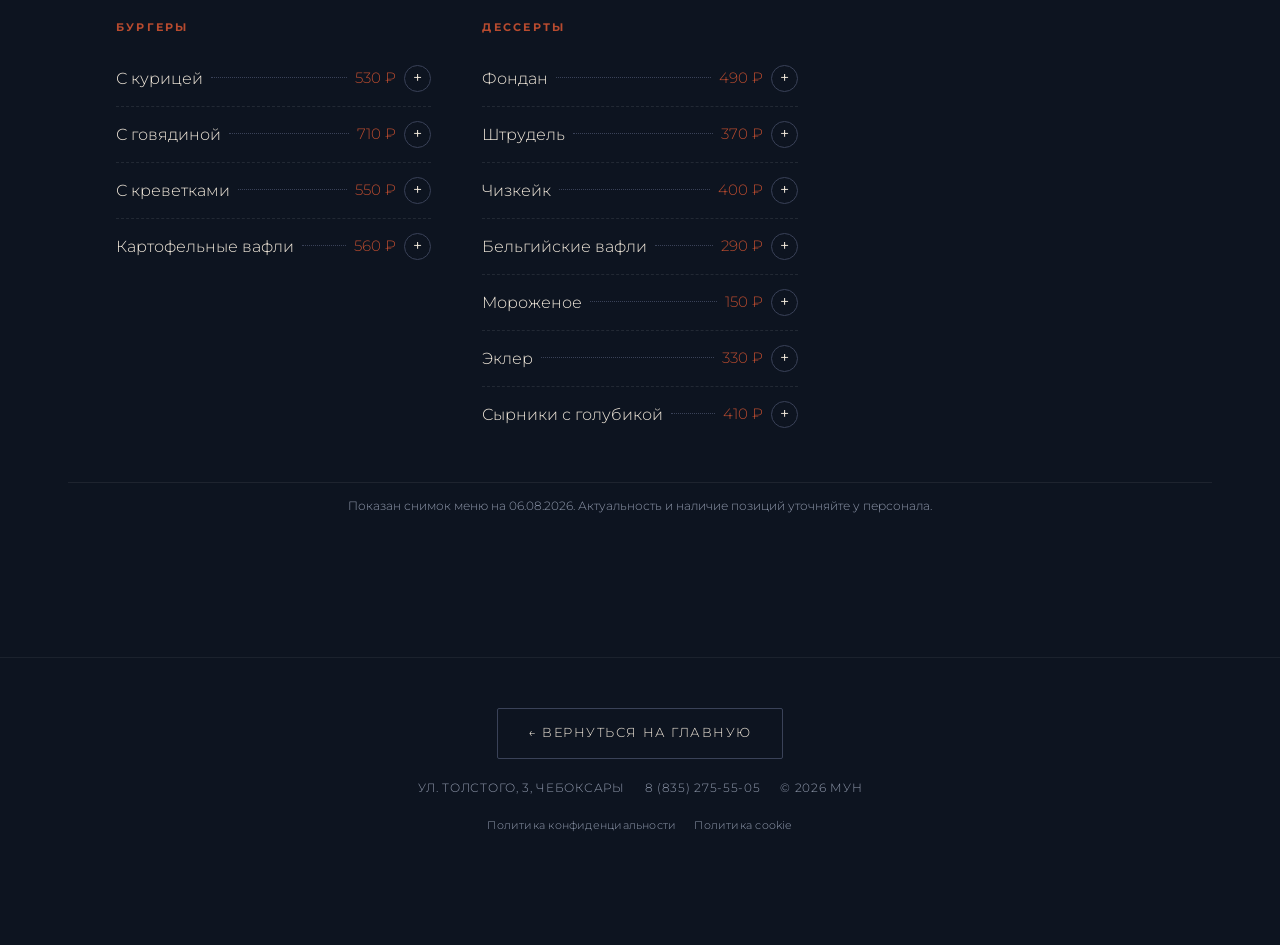
<file: menu/index.html>
<!DOCTYPE html>
<html lang="ru">
<head>
<meta charset="UTF-8">
<meta name="viewport" content="width=device-width, initial-scale=1, viewport-fit=cover">
<title>Меню — МУН</title>
<meta name="description" content="Меню МУН — авторская кухня, бар и бизнес-ланч. Добавляйте блюда в заказ и показывайте список официанту.">
<meta name="theme-color" content="#0D1420">

<link rel="icon" href="../assets/favicon.svg" type="image/svg+xml">

<link rel="preconnect" href="https://fonts.googleapis.com">
<link rel="preconnect" href="https://fonts.gstatic.com" crossorigin>
<link href="https://fonts.googleapis.com/css2?family=Cormorant+Garamond:ital,wght@0,400;0,500;1,400&family=Montserrat:wght@300;400;500;600&display=swap" rel="stylesheet">

<link rel="stylesheet" href="../css/styles.css?v=19">
</head>
<body>
<!-- Yandex.Metrika counter -->
<script type="text/javascript">
    (function(m,e,t,r,i,k,a){
        m[i]=m[i]||function(){(m[i].a=m[i].a||[]).push(arguments)};
        m[i].l=1*new Date();
        for (var j = 0; j < document.scripts.length; j++) {if (document.scripts[j].src === r) { return; }}
        k=e.createElement(t),a=e.getElementsByTagName(t)[0],k.async=1,k.src=r,a.parentNode.insertBefore(k,a)
    })(window, document,'script','https://mc.yandex.ru/metrika/tag.js?id=112568582', 'ym');

    ym(112568582, 'init', {ssr:true, webvisor:true, clickmap:true, ecommerce:"dataLayer", referrer: document.referrer, url: location.href, accurateTrackBounce:true, trackLinks:true});
</script>
<noscript><div><img src="https://mc.yandex.ru/watch/112568582" style="position:absolute; left:-9999px;" alt="" /></div></noscript>
<!-- /Yandex.Metrika counter -->

<div class="noise" aria-hidden="true"></div>

<header class="site-header">
  <div class="wrap header-row">
    <a href="../#hero" class="logo" aria-label="МУН — на главную">
      <img class="logo-mark" src="../img/mun-logo-full.svg" alt="МУН" width="1094" height="1454">
    </a>

    <nav class="main-nav" id="main-nav">
      <a href="../#about">О нас</a>
      <a href="../menu/" aria-current="page">Меню</a>
      <a href="../#booking">Бронирование</a>
      <a href="../#reviews">Отзывы</a>
      <a href="../#contacts">Контакты</a>
    </nav>

    <div class="header-actions">
      <a class="phone-link" href="tel:+78352755505">8 (835) 275-55-05</a>
      <a class="btn btn-outline" href="../#booking">Забронировать стол</a>
    </div>

    <button class="burger" id="burger" aria-label="Открыть меню навигации" aria-expanded="false">
      <span></span><span></span><span></span>
    </button>
  </div>

  <div class="mobile-nav" id="mobile-nav">
    <a href="../#about">О нас</a>
    <a href="../menu/" aria-current="page">Меню</a>
    <a href="../#booking">Бронирование</a>
    <a href="../#reviews">Отзывы</a>
    <a href="../#contacts">Контакты</a>
    <a class="phone-link" href="tel:+78352755505">8 (835) 275-55-05</a>
  </div>
</header>

<main class="menu-page">
  <div id="menu-browse">
    <section class="menu-page-head">
      <div class="wrap">
        <h1 class="visually-hidden">Меню МУН</h1>
        <p class="menu-page-intro">
          Ознакомьтесь с меню и добавляйте понравившиеся позиции в заказ —
          готовый список можно показать официанту.
        </p>
        <div class="menu-segment" id="menu-segment">
          <span class="menu-segment-indicator" id="menu-segment-indicator" aria-hidden="true"></span>
          <button class="menu-segment-btn is-active" type="button" data-segment="food">Кухня</button>
          <button class="menu-segment-btn" type="button" data-segment="bar">Бар</button>
          <button class="menu-segment-btn" type="button" data-segment="lunch">Бизнес-ланч</button>
        </div>
      </div>
    </section>

    <section class="menu-page-list">
      <div class="wrap">
        <div class="menu-modal-body" id="menu-body">
          <p class="menu-loading">Загружаем меню…</p>
        </div>
        <p class="menu-note" id="menu-note"></p>
      </div>
    </section>
  </div>

  <div id="cart-view" hidden>
    <section class="cart-view">
      <div class="wrap cart-view-inner">
        <div class="cart-view-head">
          <h2>Ваш заказ</h2>
          <button class="menu-modal-close" id="cart-view-close" aria-label="Вернуться к меню">&times;</button>
        </div>
        <div class="cart-modal-body" id="cart-body"></div>
        <div class="cart-modal-footer">
          <div class="cart-total-row">
            <span>Итого</span>
            <span id="cart-total-amount">0 ₽</span>
          </div>
          <p class="cart-hint">Покажите этот список официанту, чтобы сделать заказ.</p>
          <div class="cart-modal-actions">
            <button class="btn btn-primary" type="button" id="cart-back-to-menu">Вернуться в меню</button>
            <button class="btn btn-outline" type="button" id="cart-clear">Очистить заказ</button>
          </div>
        </div>
      </div>
    </section>
  </div>
</main>

<footer class="menu-page-footer">
  <div class="wrap">
    <a class="btn btn-outline" href="../">← Вернуться на главную</a>
    <div class="menu-page-footer-info">
      <span>ул. Толстого, 3, Чебоксары</span>
      <span>8 (835) 275-55-05</span>
      <span>© <span id="year"></span> МУН</span>
    </div>
    <div class="footer-links">
      <a href="../privacy/">Политика конфиденциальности</a>
      <a href="../cookies/">Политика cookie</a>
    </div>
  </div>
</footer>

<!-- Floating cart bar — shows once at least one item is added -->
<button class="cart-bar" id="cart-bar" type="button">
  <span class="cart-bar-label">Заказ</span>
  <span class="cart-bar-count" id="cart-bar-count">0</span>
  <span class="cart-bar-total" id="cart-bar-total">0 ₽</span>
</button>

<div class="cookie-banner" id="cookie-banner">
  <div class="cookie-banner-inner">
    <p class="cookie-banner-text">
      Этот сайт использует сервис веб-аналитики Яндекс Метрика, предоставляемый компанией
      ООО «ЯНДЕКС», 119021, Россия, Москва, ул. Л. Толстого, 16 (далее — Яндекс). Информация
      об использовании вами данного сайта, собранная при помощи cookies, будет передаваться
      Яндексу и храниться на сервере Яндекса. Яндекс обрабатывает эту информацию в порядке,
      установленном в Условиях использования сервиса Яндекс Метрика. Вы можете отказаться от
      использования cookies, выбрав соответствующие настройки в браузере.
    </p>
    <button type="button" class="btn btn-primary" id="cookie-banner-accept">Соглашаюсь</button>
  </div>
</div>

<script src="../js/menu-data.js?v=19"></script>
<script src="../js/menu.js?v=19"></script>
<script>document.getElementById("year").textContent = new Date().getFullYear();</script>
<script src="../js/cookie-consent.js?v=19"></script>
</body>
</html>
</file>
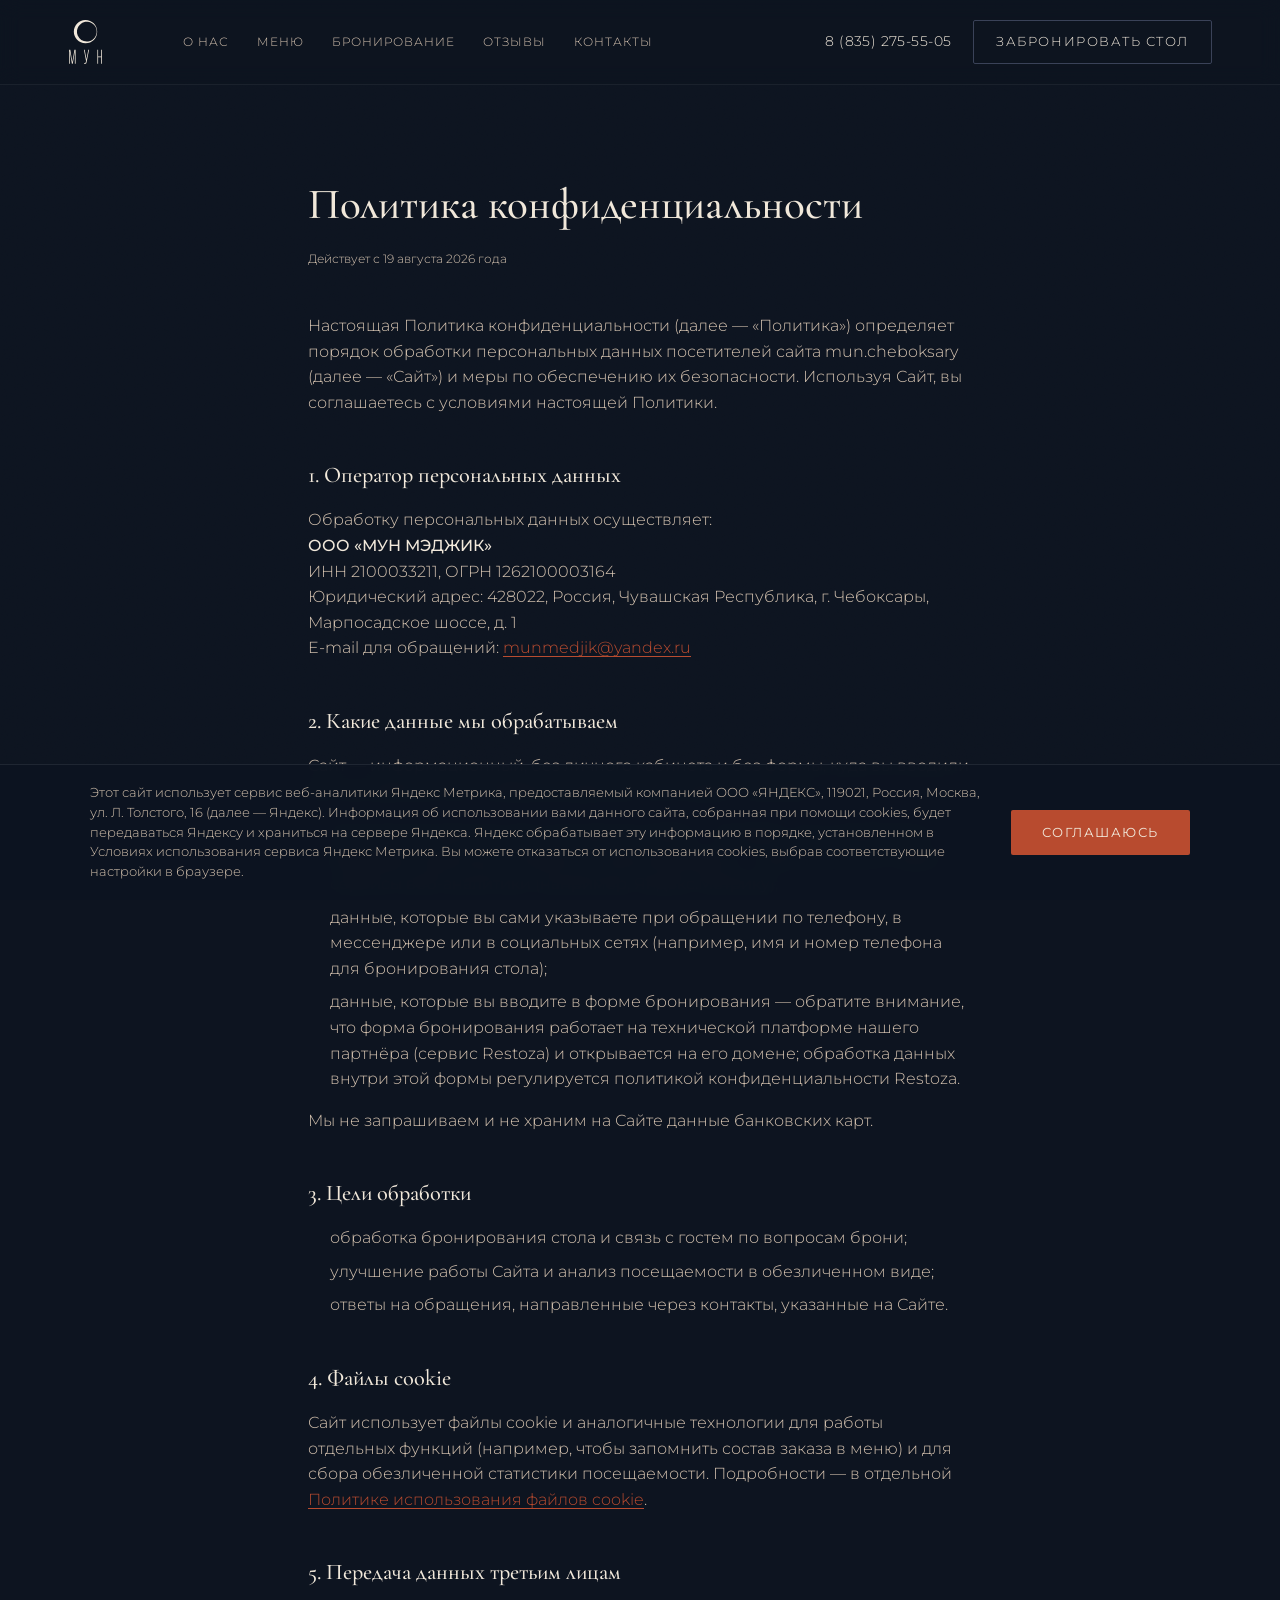
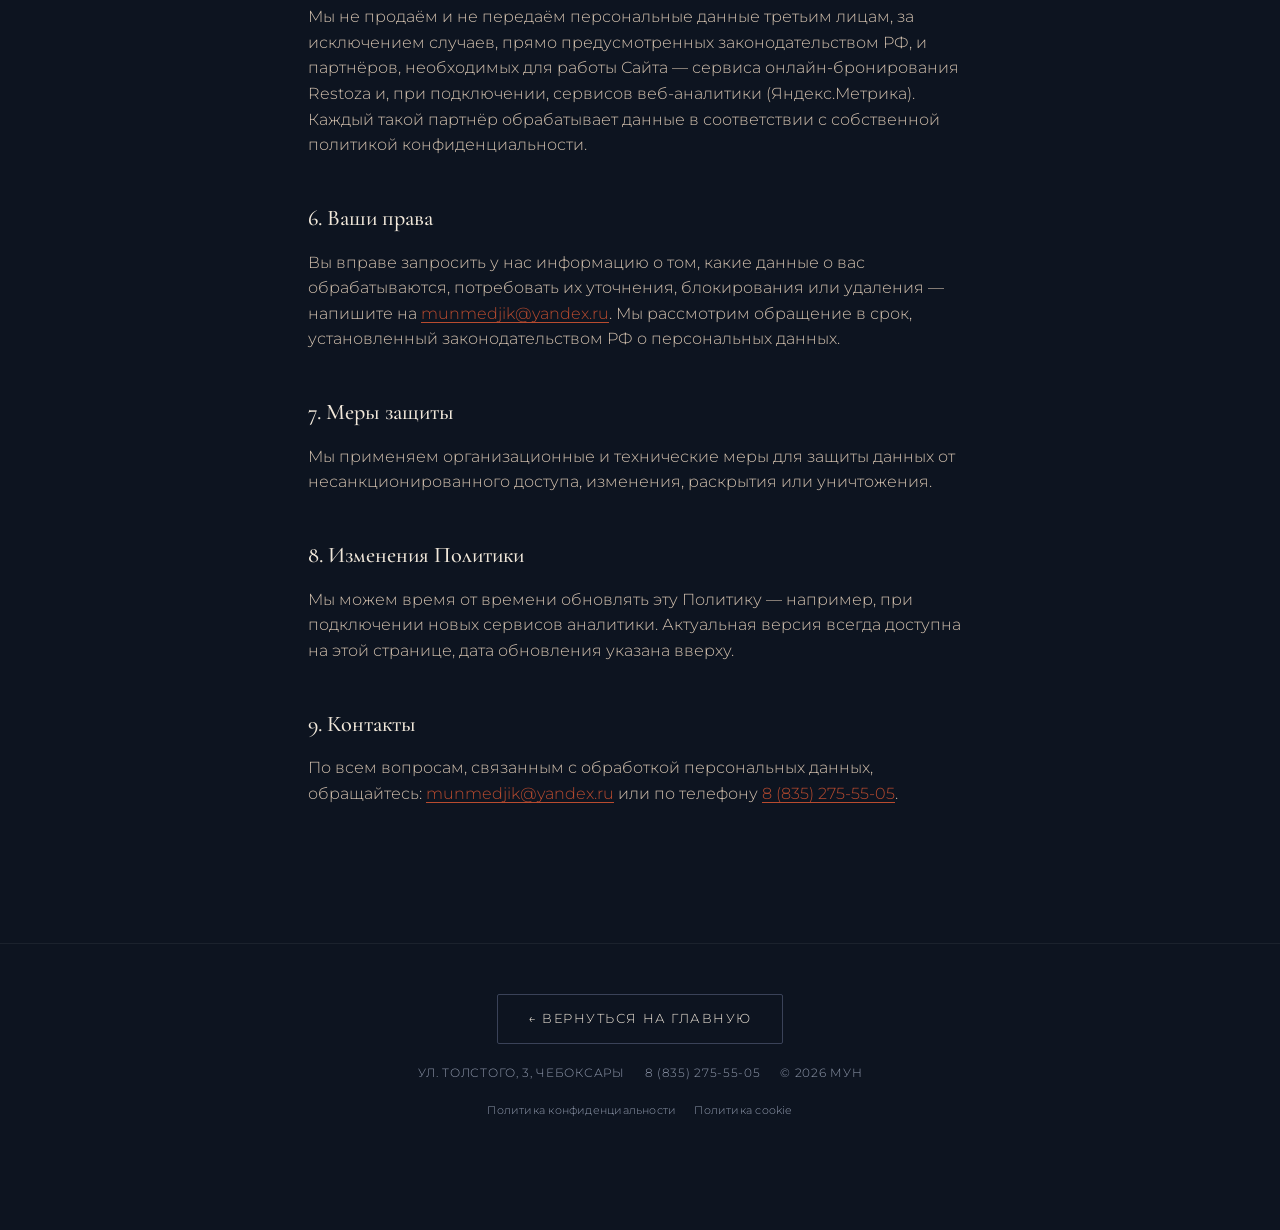
<file: privacy/index.html>
<!DOCTYPE html>
<html lang="ru">
<head>
<meta charset="UTF-8">
<meta name="viewport" content="width=device-width, initial-scale=1, viewport-fit=cover">
<title>Политика конфиденциальности — МУН</title>
<meta name="description" content="Политика конфиденциальности сайта МУН: какие данные обрабатываются, для чего, и как с нами связаться по вопросам персональных данных.">
<meta name="theme-color" content="#0D1420">
<meta name="robots" content="noindex">

<link rel="icon" href="../assets/favicon.svg" type="image/svg+xml">

<link rel="preconnect" href="https://fonts.googleapis.com">
<link rel="preconnect" href="https://fonts.gstatic.com" crossorigin>
<link href="https://fonts.googleapis.com/css2?family=Cormorant+Garamond:ital,wght@0,400;0,500;1,400&family=Montserrat:wght@300;400;500;600&display=swap" rel="stylesheet">

<link rel="stylesheet" href="../css/styles.css?v=19">
</head>
<body>
<!-- Yandex.Metrika counter -->
<script type="text/javascript">
    (function(m,e,t,r,i,k,a){
        m[i]=m[i]||function(){(m[i].a=m[i].a||[]).push(arguments)};
        m[i].l=1*new Date();
        for (var j = 0; j < document.scripts.length; j++) {if (document.scripts[j].src === r) { return; }}
        k=e.createElement(t),a=e.getElementsByTagName(t)[0],k.async=1,k.src=r,a.parentNode.insertBefore(k,a)
    })(window, document,'script','https://mc.yandex.ru/metrika/tag.js?id=112568582', 'ym');

    ym(112568582, 'init', {ssr:true, webvisor:true, clickmap:true, ecommerce:"dataLayer", referrer: document.referrer, url: location.href, accurateTrackBounce:true, trackLinks:true});
</script>
<noscript><div><img src="https://mc.yandex.ru/watch/112568582" style="position:absolute; left:-9999px;" alt="" /></div></noscript>
<!-- /Yandex.Metrika counter -->

<div class="noise" aria-hidden="true"></div>

<header class="site-header">
  <div class="wrap header-row">
    <a href="../#hero" class="logo" aria-label="МУН — на главную">
      <img class="logo-mark" src="../img/mun-logo-full.svg" alt="МУН" width="1094" height="1454">
    </a>

    <nav class="main-nav" id="main-nav">
      <a href="../#about">О нас</a>
      <a href="../menu/">Меню</a>
      <a href="../#booking">Бронирование</a>
      <a href="../#reviews">Отзывы</a>
      <a href="../#contacts">Контакты</a>
    </nav>

    <div class="header-actions">
      <a class="phone-link" href="tel:+78352755505">8 (835) 275-55-05</a>
      <a class="btn btn-outline" href="../#booking">Забронировать стол</a>
    </div>

    <button class="burger" id="burger" aria-label="Открыть меню навигации" aria-expanded="false">
      <span></span><span></span><span></span>
    </button>
  </div>

  <div class="mobile-nav" id="mobile-nav">
    <a href="../#about">О нас</a>
    <a href="../menu/">Меню</a>
    <a href="../#booking">Бронирование</a>
    <a href="../#reviews">Отзывы</a>
    <a href="../#contacts">Контакты</a>
    <a class="phone-link" href="tel:+78352755505">8 (835) 275-55-05</a>
  </div>
</header>

<main class="legal-page">
  <div class="wrap">
    <h1>Политика конфиденциальности</h1>
    <p class="legal-updated">Действует с 19 августа 2026 года</p>

    <p>
      Настоящая Политика конфиденциальности (далее — «Политика») определяет порядок обработки
      персональных данных посетителей сайта mun.cheboksary (далее — «Сайт») и меры по обеспечению
      их безопасности. Используя Сайт, вы соглашаетесь с условиями настоящей Политики.
    </p>

    <h2>1. Оператор персональных данных</h2>
    <p>
      Обработку персональных данных осуществляет:<br>
      <strong>ООО «МУН МЭДЖИК»</strong><br>
      ИНН 2100033211, ОГРН 1262100003164<br>
      Юридический адрес: 428022, Россия, Чувашская Республика, г. Чебоксары, Марпосадское шоссе, д. 1<br>
      E-mail для обращений: <a href="mailto:munmedjik@yandex.ru">munmedjik@yandex.ru</a>
    </p>

    <h2>2. Какие данные мы обрабатываем</h2>
    <p>Сайт — информационный, без личного кабинета и без формы, куда вы вводили бы паспортные или платёжные данные. Мы можем получать:</p>
    <ul>
      <li>технические данные при посещении Сайта — IP-адрес, тип устройства и браузера, страницы, которые вы просматривали, — автоматически, через сервисы веб-аналитики (например, Яндекс.Метрику);</li>
      <li>данные, которые вы сами указываете при обращении по телефону, в мессенджере или в социальных сетях (например, имя и номер телефона для бронирования стола);</li>
      <li>данные, которые вы вводите в форме бронирования — обратите внимание, что форма бронирования работает на технической платформе нашего партнёра (сервис Restoza) и открывается на его домене; обработка данных внутри этой формы регулируется политикой конфиденциальности Restoza.</li>
    </ul>
    <p>Мы не запрашиваем и не храним на Сайте данные банковских карт.</p>

    <h2>3. Цели обработки</h2>
    <ul>
      <li>обработка бронирования стола и связь с гостем по вопросам брони;</li>
      <li>улучшение работы Сайта и анализ посещаемости в обезличенном виде;</li>
      <li>ответы на обращения, направленные через контакты, указанные на Сайте.</li>
    </ul>

    <h2>4. Файлы cookie</h2>
    <p>
      Сайт использует файлы cookie и аналогичные технологии для работы отдельных функций
      (например, чтобы запомнить состав заказа в меню) и для сбора обезличенной статистики
      посещаемости. Подробности — в отдельной
      <a href="../cookies/">Политике использования файлов cookie</a>.
    </p>

    <h2>5. Передача данных третьим лицам</h2>
    <p>
      Мы не продаём и не передаём персональные данные третьим лицам, за исключением случаев,
      прямо предусмотренных законодательством РФ, и партнёров, необходимых для работы Сайта —
      сервиса онлайн-бронирования Restoza и, при подключении, сервисов веб-аналитики (Яндекс.Метрика).
      Каждый такой партнёр обрабатывает данные в соответствии с собственной политикой конфиденциальности.
    </p>

    <h2>6. Ваши права</h2>
    <p>
      Вы вправе запросить у нас информацию о том, какие данные о вас обрабатываются, потребовать
      их уточнения, блокирования или удаления — напишите на
      <a href="mailto:munmedjik@yandex.ru">munmedjik@yandex.ru</a>. Мы рассмотрим обращение
      в срок, установленный законодательством РФ о персональных данных.
    </p>

    <h2>7. Меры защиты</h2>
    <p>
      Мы применяем организационные и технические меры для защиты данных от несанкционированного
      доступа, изменения, раскрытия или уничтожения.
    </p>

    <h2>8. Изменения Политики</h2>
    <p>
      Мы можем время от времени обновлять эту Политику — например, при подключении новых сервисов
      аналитики. Актуальная версия всегда доступна на этой странице, дата обновления указана вверху.
    </p>

    <h2>9. Контакты</h2>
    <p>
      По всем вопросам, связанным с обработкой персональных данных, обращайтесь:
      <a href="mailto:munmedjik@yandex.ru">munmedjik@yandex.ru</a> или по телефону
      <a href="tel:+78352755505">8 (835) 275-55-05</a>.
    </p>
  </div>
</main>

<footer class="menu-page-footer">
  <div class="wrap">
    <a class="btn btn-outline" href="../">← Вернуться на главную</a>
    <div class="menu-page-footer-info">
      <span>ул. Толстого, 3, Чебоксары</span>
      <span>8 (835) 275-55-05</span>
      <span>© <span id="year"></span> МУН</span>
    </div>
    <div class="footer-links">
      <a href="../privacy/" aria-current="page">Политика конфиденциальности</a>
      <a href="../cookies/">Политика cookie</a>
    </div>
  </div>
</footer>

<div class="cookie-banner" id="cookie-banner">
  <div class="cookie-banner-inner">
    <p class="cookie-banner-text">
      Этот сайт использует сервис веб-аналитики Яндекс Метрика, предоставляемый компанией
      ООО «ЯНДЕКС», 119021, Россия, Москва, ул. Л. Толстого, 16 (далее — Яндекс). Информация
      об использовании вами данного сайта, собранная при помощи cookies, будет передаваться
      Яндексу и храниться на сервере Яндекса. Яндекс обрабатывает эту информацию в порядке,
      установленном в Условиях использования сервиса Яндекс Метрика. Вы можете отказаться от
      использования cookies, выбрав соответствующие настройки в браузере.
    </p>
    <button type="button" class="btn btn-primary" id="cookie-banner-accept">Соглашаюсь</button>
  </div>
</div>

<script src="../js/main.js?v=19"></script>
<script src="../js/cookie-consent.js?v=19"></script>
</body>
</html>
</file>
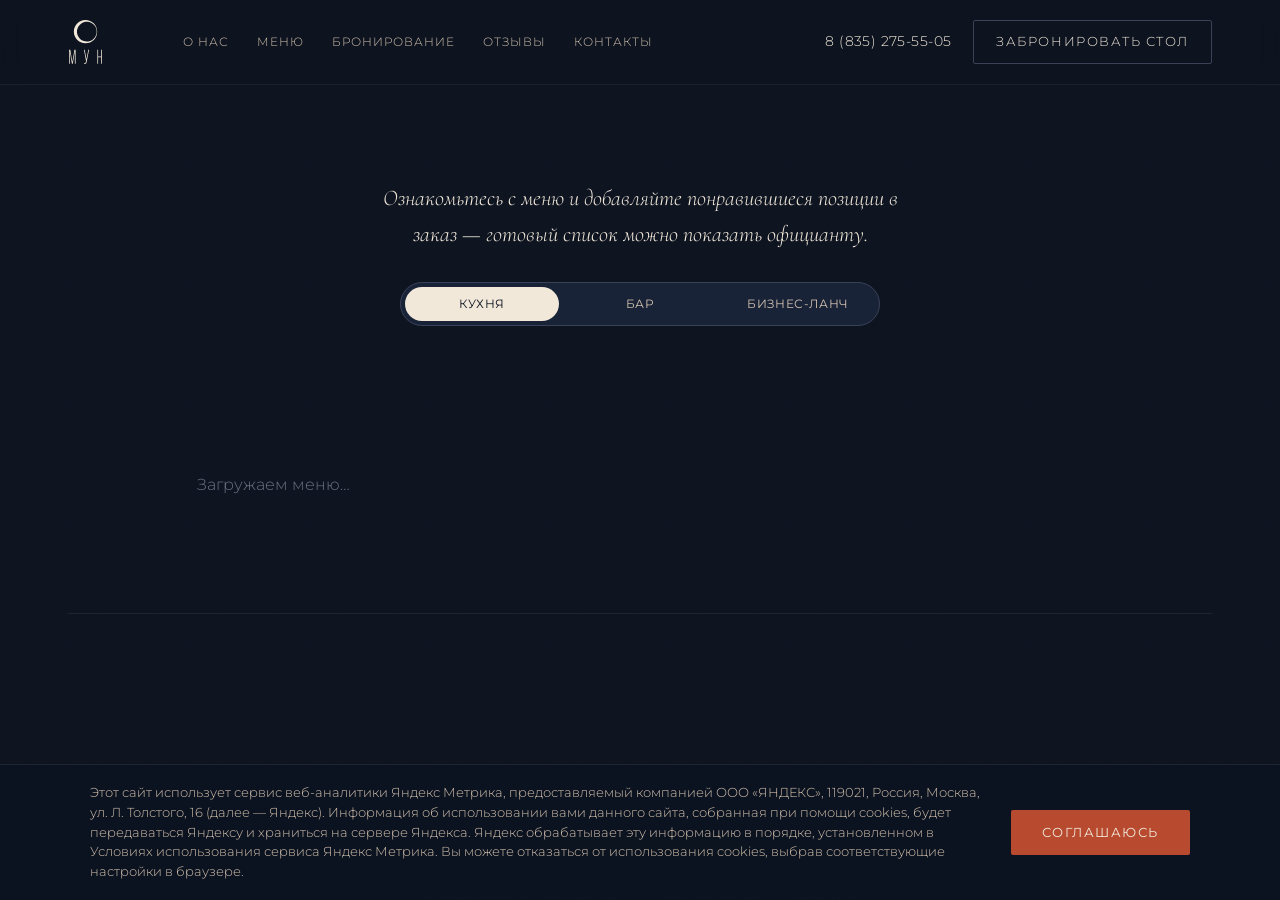
<file: menu.html>
<!DOCTYPE html>
<html lang="ru">
<head>
<meta charset="UTF-8">
<meta http-equiv="refresh" content="0; url=menu/">
<link rel="canonical" href="menu/">
<title>Меню — МУН</title>
</head>
<body>
<p>Меню переехало — <a href="menu/">откройте здесь</a>.</p>
</body>
</html>
</file>
<file: css/styles.css>
/* ==========================================================================
   МУН — design tokens
   ========================================================================== */
:root{
  --c-eclipse: #0D1420;      /* цвет затмения — тёмно-синий (не чёрный) base bg */
  --c-panel:   #121C2E;      /* slightly lifted panel bg */
  --c-panel-2: #182338;      /* card bg */
  --c-milk:    #F1E8DA;      /* тёплый молочный — primary text */
  --c-mineral: #D3C1AE;      /* минеральный бежевый — secondary */
  --c-ember:   #B84B2F;      /* тлеющий уголь — accent */
  --c-ember-soft: #B84B2F33;
  --c-graphite:#9099AC;      /* холодный серо-синий — вторичный текст */
  --c-graphite-line: #3A4258;

  --font-display: 'Cormorant Garamond', Georgia, serif;
  --font-sans: 'Montserrat', 'Helvetica Neue', Arial, sans-serif;

  --wrap: 1240px;
  --radius: 2px;
  --header-h: 84px;
  --transition: 220ms cubic-bezier(.4,0,.2,1);
  --transition-pop: 420ms cubic-bezier(.22,1,.36,1);
}

*,*::before,*::after{ box-sizing: border-box; }
html{
  scroll-behavior: smooth;
}
body{
  margin:0;
  background: var(--c-eclipse);
  color: var(--c-milk);
  font-family: var(--font-sans);
  font-weight: 300;
  line-height: 1.6;
  -webkit-font-smoothing: antialiased;
  overflow-x: hidden;
}
img{ max-width:100%; display:block; }
a{ color: inherit; text-decoration:none; }
h1,h2,h3{ font-family: var(--font-display); font-weight:500; margin:0 0 .5em; color: var(--c-milk); }
p{ margin:0 0 1em; color: var(--c-mineral); }
ul{ list-style:none; margin:0; padding:0; }
button{
  font-family: inherit; cursor:pointer; color: inherit;
  background: none; border: none; margin: 0; padding: 0;
  -webkit-appearance: none; appearance: none;
}

.wrap{
  max-width: var(--wrap);
  margin: 0 auto;
  padding: 0 clamp(20px, 5vw, 48px);
}
.slide .wrap{ position:relative; z-index:1; width:100%; }

.visually-hidden{
  position:absolute; width:1px; height:1px; padding:0; margin:-1px;
  overflow:hidden; clip:rect(0,0,0,0); white-space:nowrap; border:0;
}

.section-label{
  font-size: .75rem;
  letter-spacing: .25em;
  text-transform: uppercase;
  color: var(--c-ember);
  margin: 0 0 .9em;
}
.section-label.light{ color: var(--c-mineral); }

/* Line — ring — line, echoing the printed bar-card's divider motif */
.divider{
  position: relative;
  width: 10px; height: 10px;
  border: 1.5px solid var(--c-ember);
  border-radius: 50%;
  margin: 24px auto;
}
.divider::before, .divider::after{
  content:''; position:absolute; top:50%; width: 56px; height:1px;
  background: var(--c-ember); transform: translateY(-50%);
}
.divider::before{ right: 100%; margin-right: 10px; }
.divider::after{ left: 100%; margin-left: 10px; }

/* subtle film-grain / shadow texture overlay across the whole page */
.noise{
  position: fixed; inset:0; pointer-events:none; z-index: 0;
  opacity: .05; mix-blend-mode: overlay;
  background-image: url("data:image/svg+xml,%3Csvg xmlns='http://www.w3.org/2000/svg' width='120' height='120'%3E%3Cfilter id='n'%3E%3CfeTurbulence type='fractalNoise' baseFrequency='0.9' numOctaves='2' stitchTiles='stitch'/%3E%3C/filter%3E%3Crect width='100%25' height='100%25' filter='url(%23n)'/%3E%3C/svg%3E");
}

/* ==========================================================================
   Buttons
   ========================================================================== */
.btn{
  display: inline-flex; align-items:center; justify-content:center;
  position: relative; overflow: hidden;
  padding: 14px 30px;
  font-size: .8rem;
  letter-spacing: .12em;
  text-transform: uppercase;
  background: transparent;
  border: 1px solid transparent;
  border-radius: var(--radius);
  transition: background var(--transition), color var(--transition), border-color var(--transition), transform var(--transition), box-shadow var(--transition);
  white-space: nowrap;
}
.btn::after{
  content:''; position:absolute; top:0; left:-75%; width:45%; height:100%;
  background: linear-gradient(115deg, transparent, rgba(255,255,255,.22), transparent);
  transform: skewX(-18deg); transition: left .65s ease;
  pointer-events: none;
}
.btn:hover::after{ left:130%; }
.btn:hover{ transform: translateY(-2px); }
.btn:active{ transform: translateY(0); }
.btn-primary{ background: var(--c-ember); color: var(--c-milk); }
.btn-primary:hover{ background:#a2431f; box-shadow: 0 10px 26px rgba(184,75,47,.35); }
.btn-outline{ border-color: var(--c-graphite-line); color: var(--c-milk); }
.btn-outline:hover{ border-color: var(--c-milk); }
.btn-ghost{ background: transparent; color: var(--c-milk); border-color: var(--c-milk); }
.btn-ghost:hover{ background: var(--c-milk); color: var(--c-eclipse); }

/* ==========================================================================
   Logo — with an eclipse-phase shadow that recedes as you scroll deeper
   into the site, so the mark visually "waxes" from hidden to fully whole.
   ========================================================================== */
.logo{ display:flex; align-items:center; }
.logo-mark{
  height: 46px; width:auto;
  display:block;
  transition: transform var(--transition), filter var(--transition);
}
.logo:hover .logo-mark{ transform: scale(1.04); filter: drop-shadow(0 0 10px rgba(184,75,47,.4)); }
.logo-phase{ position:relative; display:inline-flex; }
.logo-phase-shadow{
  position:absolute; left:0; right:0; bottom:0;
  background: var(--c-eclipse);
  height: calc((1 - var(--moon-phase, 0)) * 100%);
  transition: height .7s cubic-bezier(.4,0,.2,1);
  pointer-events:none;
}
.footer-logo .logo-phase-shadow{ background: var(--c-panel); }

/* ==========================================================================
   Header
   ========================================================================== */
.site-header{
  position: fixed; top:0; left:0; right:0; z-index: 40;
  background: rgba(13,20,32,.86);
  backdrop-filter: blur(10px);
  border-bottom: 1px solid rgba(255,255,255,.06);
}
.header-row{
  display:flex; align-items:center; gap: 32px;
  height: var(--header-h);
}
.main-nav{ display:flex; gap: 28px; margin-right:auto; margin-left: 48px; }
.main-nav a{
  font-size: .78rem; letter-spacing: .08em; text-transform: uppercase;
  color: var(--c-mineral);
  position: relative;
  padding: 4px 0;
  transition: color var(--transition);
}
.main-nav a:hover{ color: var(--c-milk); }
.main-nav a::after{
  content:''; position:absolute; left:0; right:0; bottom:-2px; height:1px;
  background: var(--c-ember); transform: scaleX(0); transform-origin:left;
  transition: transform var(--transition);
}
.main-nav a:hover::after{ transform: scaleX(1); }

.header-actions{ display:flex; align-items:center; gap: 22px; }
.phone-link{ font-size:.85rem; letter-spacing:.03em; color: var(--c-milk); }
.header-actions .btn{ padding: 11px 22px; }

.burger{ display:none; background:none; border:none; width:32px; height:22px; position:relative; margin-left:auto; }
.burger span{
  position:absolute; left:0; right:0; height:1.5px; background: var(--c-milk);
  transition: transform var(--transition), opacity var(--transition);
}
.burger span:nth-child(1){ top:0; }
.burger span:nth-child(2){ top:50%; margin-top:-.75px; }
.burger span:nth-child(3){ bottom:0; }
.burger[aria-expanded="true"] span:nth-child(1){ transform: translateY(10px) rotate(45deg); }
.burger[aria-expanded="true"] span:nth-child(2){ opacity:0; }
.burger[aria-expanded="true"] span:nth-child(3){ transform: translateY(-10px) rotate(-45deg); }

.mobile-nav{
  display:none; flex-direction: column;
  padding: 8px clamp(20px,5vw,48px) 28px;
  border-top: 1px solid rgba(255,255,255,.06);
}
.mobile-nav a{
  padding: 14px 0; font-size: .95rem; letter-spacing:.05em;
  border-bottom: 1px solid rgba(255,255,255,.06);
  color: var(--c-mineral);
}
.mobile-nav a:last-child{ border-bottom:none; color: var(--c-milk); margin-top: 6px; }

/* ==========================================================================
   Hero
   ========================================================================== */
.hero{
  position: relative;
  min-height: 100svh;
  display:flex; align-items:center; justify-content:center;
  overflow:hidden;
  text-align:center;
}
.hero-bg{
  position:absolute; inset:-4%; z-index:0;
  background:
    radial-gradient(ellipse 90% 60% at 50% 0%, rgba(184,75,47,.16), transparent 60%),
    linear-gradient(160deg, #172038 0%, #0D1420 55%, #070A12 100%);
  animation: heroBgDrift 22s ease-in-out infinite;
}
.hero-bg::before{
  content:'';
  position:absolute; inset:0;
  background-image: linear-gradient(115deg, transparent 40%, rgba(0,0,0,.35) 48%, transparent 56%),
                     linear-gradient(75deg, transparent 60%, rgba(0,0,0,.25) 68%, transparent 78%);
  background-size: 220% 220%;
  opacity:.8;
  animation: heroSweep 16s ease-in-out infinite;
}
/* "Затмение": мягкая тень медленно проходит через центр, где висит луна */
.hero-bg::after{
  content:'';
  position:absolute; left:50%; top:44%;
  width: min(70vw, 820px); height: min(70vw, 820px);
  border-radius:50%;
  transform: translate(-160%, -50%);
  background: radial-gradient(circle, rgba(3,5,10,.75), transparent 65%);
  filter: blur(36px);
  mix-blend-mode: multiply;
  animation: eclipseDrift 19s ease-in-out infinite;
}
@keyframes heroBgDrift{
  0%,100%{ transform: translate3d(0,0,0) scale(1); }
  50%{ transform: translate3d(-1.5%,-1%,0) scale(1.04); }
}
@keyframes heroSweep{
  0%{ background-position: 20% 10%; }
  50%{ background-position: 80% 90%; }
  100%{ background-position: 20% 10%; }
}
@keyframes eclipseDrift{
  0%{ transform: translate(-160%, -50%); opacity:.35; }
  45%{ transform: translate(-50%, -50%); opacity:.9; }
  55%{ transform: translate(-50%, -50%); opacity:.9; }
  100%{ transform: translate(60%, -50%); opacity:.35; }
}

/* Ночное небо: звёзды, созвездия, падающие лучи лунного света */
.hero-sky{
  position:absolute; inset:0; z-index:0;
  width:100%; height:100%;
  pointer-events:none;
}
.hero-constellations path{
  fill:none; stroke: var(--c-mineral); stroke-width:1; opacity:.16;
}
.ray{ stroke: url(#rayGrad); stroke-width:1.4; stroke-linecap:round; animation: rayFall 9s linear infinite; }
.ray-a{ animation-delay: 0s; }
.ray-b{ animation-delay: 1.8s; }
.ray-c{ animation-delay: 3.6s; }
.ray-d{ animation-delay: 5.4s; }
.ray-e{ animation-delay: 7.2s; }
@keyframes rayFall{
  0%{ transform: translate(0, -60px); opacity:0; }
  15%{ opacity:.75; }
  75%{ opacity:.55; }
  100%{ transform: translate(-40px, 260px); opacity:0; }
}
.star{ animation: starTwinkle 4.5s ease-in-out infinite; transform-origin: center; transform-box: fill-box; }
.hero-stars .star:nth-child(3n){ animation-duration: 5.5s; animation-delay: .4s; }
.hero-stars .star:nth-child(3n+1){ animation-duration: 3.8s; animation-delay: 1.1s; }
.hero-stars .star:nth-child(3n+2){ animation-duration: 6.2s; animation-delay: 2s; }
@keyframes starTwinkle{
  0%,100%{ opacity:.2; transform: scale(.85); }
  50%{ opacity:1; transform: scale(1.15); }
}

.hero-inner{ position:relative; z-index:1; padding-top: 112px; padding-bottom: 48px; }
.hero-inner > *{
  opacity: 0;
  animation: heroRise .9s cubic-bezier(.16,.8,.24,1) forwards;
}
.hero-inner > *:nth-child(1){ animation-delay: .1s; }
.hero-inner > *:nth-child(2){ animation-delay: .28s; }
.hero-inner > *:nth-child(3){ animation-delay: .5s; }
.hero-inner > *:nth-child(4){ animation-delay: .6s; }
.hero-inner > *:nth-child(5){ animation-delay: .78s; }
@keyframes heroRise{
  from{ opacity:0; transform: translateY(22px); }
  to{ opacity:1; transform: none; }
}
@keyframes heroRiseCenter{
  from{ opacity:0; transform: translateX(-50%) translateY(14px); }
  to{ opacity:1; transform: translateX(-50%); }
}
.hero-logo{ position:relative; margin: 0 0 8px; }
.hero-logo h1{ position:relative; z-index:1; margin:0; }
.hero-logo-img{
  width: min(240px, 46vw);
  height: auto;
  margin: 0 auto;
  filter: drop-shadow(0 12px 40px rgba(0,0,0,.35)) brightness(1) saturate(1);
  transition: transform .35s cubic-bezier(.16,.8,.24,1), filter .9s ease;
  will-change: transform;
}
/* Когда герой не в фокусе (проскроллили дальше), луна тускнеет — как будто её
   снова закрывает тень, и полностью раскрывается, когда возвращаешься к ней. */
.hero.slide:not(.is-active) .hero-logo-img{
  filter: drop-shadow(0 12px 40px rgba(0,0,0,.35)) brightness(.4) saturate(.6);
  transform: scale(.94);
}
/* Тёплая корона за луной — как ореол света на закате/затмении */
.hero-corona{
  position:absolute; left:50%; top:-4%;
  width: min(900px, 175vw); height: min(900px, 175vw);
  transform: translateX(-50%);
  border-radius:50%;
  background: radial-gradient(circle, rgba(232,150,92,.4) 0%, rgba(184,75,47,.26) 32%, rgba(120,44,60,.12) 55%, rgba(120,44,60,0) 72%);
  filter: blur(24px);
  z-index:0;
  pointer-events:none;
  animation: coronaPulse 15s ease-in-out infinite;
}
@keyframes coronaPulse{
  0%,100%{ opacity:.65; transform: translateX(-50%) scale(1); }
  50%{ opacity:1; transform: translateX(-50%) scale(1.07); }
}

/* Лучи света, пробивающие тьму по диагонали от луны */
.hero-beam{
  position:absolute; left:50%; top:10%;
  width: 130px; height: 620px;
  transform-origin: top center;
  background: linear-gradient(to bottom, rgba(241,232,218,.4), rgba(232,150,92,.16) 45%, transparent 82%);
  filter: blur(22px);
  mix-blend-mode: screen;
  z-index:0;
  pointer-events:none;
}
.hero-beam-a{
  transform: translateX(-72%) rotate(-16deg);
  animation: beamFlicker 9s ease-in-out infinite;
}
.hero-beam-b{
  transform: translateX(-28%) rotate(11deg);
  width: 100px;
  animation: beamFlicker 11s ease-in-out infinite 2s;
}
@keyframes beamFlicker{
  0%,100%{ opacity:.35; }
  50%{ opacity:.7; }
}

/* Дымка вокруг луны: медленно дрейфует, расходится и периодически исчезает */
.hero-mist{
  position:absolute; left:50%; top:6%;
  width: min(760px, 160vw); height: min(760px, 160vw);
  transform: translateX(-50%);
  z-index:0;
  pointer-events:none;
  overflow:visible;
  transition: transform .6s cubic-bezier(.16,.8,.24,1);
}
.mist-blob{
  position:absolute;
  border-radius:50%;
  background: radial-gradient(circle, rgba(226,222,232,.4), rgba(226,222,232,0) 68%);
  filter: blur(30px);
  mix-blend-mode: screen;
  opacity:0;
}
.mist-a{
  width:52%; height:52%; left:8%; top:18%;
  animation: mistDriftA 17s ease-in-out infinite;
}
.mist-b{
  width:46%; height:46%; left:46%; top:8%;
  background: radial-gradient(circle, rgba(184,146,109,.32), rgba(184,146,109,0) 70%);
  animation: mistDriftB 22s ease-in-out infinite;
  animation-delay: -7s;
}
.mist-c{
  width:58%; height:58%; left:24%; top:30%;
  animation: mistDriftC 26s ease-in-out infinite;
  animation-delay: -15s;
}
@keyframes mistDriftA{
  0%{ transform: translate(0,0) scale(.85); opacity:0; }
  18%{ opacity:.4; }
  45%{ transform: translate(7%,-5%) scale(1.15); opacity:.32; }
  70%{ transform: translate(-5%,4%) scale(1.3); opacity:.14; }
  88%{ opacity:0; }
  100%{ transform: translate(0,0) scale(.85); opacity:0; }
}
@keyframes mistDriftB{
  0%{ transform: translate(0,0) scale(.9); opacity:0; }
  22%{ opacity:.34; }
  50%{ transform: translate(-8%,6%) scale(1.2); opacity:.26; }
  75%{ transform: translate(5%,-4%) scale(1.05); opacity:.12; }
  90%{ opacity:0; }
  100%{ transform: translate(0,0) scale(.9); opacity:0; }
}
@keyframes mistDriftC{
  0%{ transform: translate(0,0) scale(1); opacity:0; }
  15%{ opacity:.24; }
  50%{ transform: translate(4%,5%) scale(1.35); opacity:.2; }
  78%{ transform: translate(-6%,-3%) scale(1.1); opacity:.1; }
  92%{ opacity:0; }
  100%{ transform: translate(0,0) scale(1); opacity:0; }
}
.hero-tagline{
  font-family: var(--font-display);
  font-style: italic;
  font-size: clamp(1.15rem, 2.4vw, 1.6rem);
  color: var(--c-milk);
  max-width: 30ch; margin: 0 auto 42px;
}
.hero-actions{ display:flex; gap:18px; justify-content:center; flex-wrap:wrap; }

.scroll-hint{
  position:absolute; left:50%; bottom:34px;
  width:1px; height:52px; z-index:1;
  opacity:0;
  animation: heroRiseCenter .9s cubic-bezier(.16,.8,.24,1) forwards;
  animation-delay: 1.1s;
}
.scroll-hint span{
  position:absolute; inset:0; background: var(--c-graphite-line);
}
.scroll-hint span::after{
  content:''; position:absolute; top:0; left:-2.5px; width:6px; height:6px; border-radius:50%;
  background: var(--c-ember);
  animation: scrollDot 2.2s ease-in-out infinite;
}
@keyframes scrollDot{
  0%{ top:0; opacity:0; } 20%{ opacity:1; } 100%{ top:100%; opacity:0; }
}

/* ==========================================================================
   Sections — plain document flow, sized to their own content (no forced
   full-screen paging). scroll-margin-top keeps the fixed header from
   overlapping a section's top when you jump to it via nav/anchor links.
   Kept the .slide class name (and its is-active-driven reveal animations
   below) since only the full-screen "presentation" behavior was removed —
   the ghost-numeral/heading entrance animations still work exactly as
   before, now triggered per-section instead of by exclusive slide-tracking.
   ========================================================================== */
section{ position: relative; z-index:1; }
.slide{
  position:relative;
  overflow:hidden;
  scroll-margin-top: var(--header-h);
  padding: clamp(70px, 10vw, 130px) 0;
}
.hero.slide{ padding:0; }

/* Headings reveal (blur + rise) each time their slide becomes active again —
   replayable, so scrolling back up feels as alive as scrolling down. */
.slide-heading{
  font-size: clamp(2rem, 4.8vw, 3.6rem);
  line-height: 1.15;
  max-width: 16ch;
  opacity:0;
  transform: translateY(26px);
  filter: blur(10px);
  transition: opacity .9s cubic-bezier(.16,.8,.24,1), transform .9s cubic-bezier(.16,.8,.24,1), filter .9s cubic-bezier(.16,.8,.24,1);
}
.slide.is-active .slide-heading{ opacity:1; transform:none; filter:blur(0); }

/* ==========================================================================
   Scroll reveal (secondary elements within a slide)
   ========================================================================== */
[data-reveal]{
  opacity: 0;
  transform: translateY(24px);
  transition: opacity .8s cubic-bezier(.16,.8,.24,1), transform .8s cubic-bezier(.16,.8,.24,1);
  transition-delay: .1s;
}
[data-reveal].is-visible{ opacity:1; transform:none; }
.gallery-grid [data-reveal]:nth-child(2){ transition-delay: .1s; }
.gallery-grid [data-reveal]:nth-child(3){ transition-delay: .16s; }
.gallery-grid [data-reveal]:nth-child(4){ transition-delay: .22s; }
.gallery-grid [data-reveal]:nth-child(5){ transition-delay: .28s; }
.gallery-grid [data-reveal]:nth-child(6){ transition-delay: .34s; }

/* About */
.about-grid{
  display:grid; grid-template-columns: 1.1fr .9fr; gap: 60px; align-items:center;
}
.about-tags{
  display:flex; flex-wrap:wrap; gap: 10px 14px; margin-top: 22px;
}
.about-tags li{
  font-size:.72rem; letter-spacing:.06em; text-transform:uppercase;
  color: var(--c-milk); border: 1px solid var(--c-graphite-line);
  padding: 9px 16px; border-radius: 999px;
  transition: border-color var(--transition), transform var(--transition), background var(--transition);
}
.about-tags li:hover{ border-color: var(--c-ember); background: rgba(184,75,47,.1); transform: translateY(-2px); }

.about-media{ display:grid; gap: 16px; }

/* Stories / news slide — circular "story" avatars, click opens the
   vertical story viewer modal below */
.stories-inner{ text-align:center; max-width: 900px; margin: 0 auto; }
.stories-inner .slide-heading{ margin-left:auto; margin-right:auto; }
.stories-row{
  display:flex; flex-wrap:wrap; justify-content:center; gap: 22px 26px;
  margin-top: 28px;
}
.story-circle{
  display:flex; flex-direction:column; align-items:center; gap: 10px;
  width: 92px; background:none; border:none; padding:0;
}
.story-ring{
  width: 76px; height:76px; border-radius:50%; padding: 3px;
  background: linear-gradient(135deg, var(--c-ember), var(--c-mineral));
  display:flex; align-items:center; justify-content:center;
  transition: transform var(--transition);
}
.story-circle:hover .story-ring{ transform: scale(1.06); }
.story-thumb{
  width:100%; height:100%; border-radius:50%;
  border: 2px solid var(--c-eclipse);
  background-size:cover; background-position:center;
}
.story-thumb.tint-ember{ background: radial-gradient(circle at 32% 24%, #e8965c, #b84b2f 60%, #5c2013 100%); }
.story-thumb.tint-mineral{ background: radial-gradient(circle at 32% 24%, #e8ded0, #9099ac 62%, #333b4d 100%); }
.story-thumb.tint-graphite{ background: radial-gradient(circle at 32% 24%, #9099ac, #333b4d 62%, #0d1420 100%); }
.story-label{
  font-size:.72rem; letter-spacing:.02em; color: var(--c-mineral); line-height:1.3;
}

/* Story viewer */
.story-modal-panel{
  min-height: 100svh;
  display:flex; align-items:center; justify-content:center;
  position:relative;
  padding: 24px;
}
.story-close{ position:absolute; top:18px; right: clamp(18px,4vw,32px); z-index:3; }
.story-nav{
  position:absolute; top:50%; transform:translateY(-50%);
  width:44px; height:44px; border-radius:50%;
  background: rgba(255,255,255,.06); color: var(--c-milk);
  font-size:1.7rem; line-height:1; display:flex; align-items:center; justify-content:center;
  z-index:3; transition: background var(--transition);
}
.story-nav:hover{ background: rgba(255,255,255,.14); }
.story-prev{ left: clamp(6px,3vw,28px); }
.story-next{ right: clamp(6px,3vw,28px); }

.story-card{
  position:relative;
  width: min(420px, 92vw);
  aspect-ratio: 9/16;
  max-height: 88svh;
  border-radius: 14px;
  overflow:hidden;
  display:flex; flex-direction:column; justify-content:flex-end;
  background: var(--c-panel-2);
  box-shadow: 0 30px 70px rgba(0,0,0,.5);
}
.story-card.tint-ember{ background: radial-gradient(circle at 30% 22%, rgba(232,150,92,.55), rgba(184,75,47,.5) 45%, #180d09 88%), var(--c-eclipse); }
.story-card.tint-mineral{ background: radial-gradient(circle at 30% 22%, rgba(232,222,208,.35), rgba(144,153,172,.35) 45%, #0f131c 88%), var(--c-eclipse); }
.story-card.tint-graphite{ background: radial-gradient(circle at 30% 22%, rgba(144,153,172,.4), rgba(24,35,56,.6) 45%, #060810 88%), var(--c-eclipse); }
.story-card.has-image{ background-size:cover; background-position:center; background-color: var(--c-eclipse); }

.story-progress{
  position:absolute; top:14px; left:14px; right:14px; z-index:2;
  display:flex; gap:6px;
}
.story-progress span{
  flex:1; height:3px; border-radius:999px; background: rgba(255,255,255,.25); overflow:hidden;
}
.story-progress span::after{ content:''; display:block; height:100%; width:0; background: var(--c-milk); }
.story-progress span.is-done::after, .story-progress span.is-current::after{ width:100%; }

.story-content{
  position:relative; z-index:1;
  padding: 30px clamp(20px,5vw,32px) clamp(28px,6vw,36px);
  background: linear-gradient(to top, rgba(7,10,18,.9), rgba(7,10,18,.15) 68%, transparent);
}
.story-content h3{ font-size: clamp(1.4rem, 3vw, 1.8rem); margin: 0 0 10px; }
.story-content p{ color: var(--c-mineral); margin: 0 0 22px; font-size:.92rem; }
.story-content .btn{ width:100%; }

@media (max-width: 600px){
  .story-modal-panel{ padding: 14px; }
  .story-card{ width:100%; max-height: 92svh; }
}

/* Formats intro — short transitional slide before the dedicated
   Karaoke/VIP slides */
.highlights-lead-inner{ text-align:center; max-width: 620px; margin: 0 auto; }
.highlights-lead-inner .slide-heading{ margin-left:auto; margin-right:auto; }
.highlights-lead-text{
  font-family: var(--font-display); font-style: italic;
  font-size: clamp(1.05rem, 2vw, 1.3rem); color: var(--c-mineral);
  margin-top: 6px;
}

/* Karaoke & VIP — each gets its own full slide for emphasis, photo and
   text side by side (order alternates between the two for rhythm) */
.hall-grid{
  display:grid; grid-template-columns: 1fr 1fr; gap: 60px; align-items:center;
}
/* Без этого грид-колонка с фото (реальный <img>) не сжимается до её
   доли колонки и раздувает трек шире доступной ширины, съедая правый
   отступ секции — классический эффект "grid blowout" от фото с большой
   собственной шириной внутри grid-item. */
.hall-grid > *{ min-width: 0; }
.hall-photo{ aspect-ratio: 4/5; }
.hall-text .slide-heading{ margin-bottom: 14px; }
.hall-text p{ margin:0; max-width: 46ch; }
.hall-text .btn{ margin-top: 22px; }
.highlight-card-tag{
  display:inline-block;
  font-size:.7rem; letter-spacing:.15em; text-transform:uppercase;
  color: var(--c-ember); border: 1px solid var(--c-ember-soft);
  background: rgba(184,75,47,.1);
  padding: 7px 14px; border-radius: 999px; margin-bottom: 14px;
}
.hall-text .hall-lead{
  font-family: var(--font-display); font-style: italic;
  font-size: clamp(1.05rem, 2vw, 1.25rem); color: var(--c-milk);
  margin-bottom: 16px;
}
.hall-text .hall-occasions{
  font-size:.78rem; letter-spacing:.03em; color: var(--c-mineral);
  margin-bottom: 12px;
}
.hall-text .hall-promo{
  display:inline-block;
  font-size:.78rem; font-weight:600; letter-spacing:.02em;
  color: var(--c-ember); border: 1px solid var(--c-ember-soft);
  background: rgba(184,75,47,.1);
  padding: 8px 16px; border-radius: 999px; margin-bottom: 18px;
}
.hall-text p[data-reveal]:not(.hall-lead):not(.hall-occasions):not(.hall-promo){ margin-bottom: 4px; }

/* placeholder photo blocks */
.ph-block{
  position:relative; overflow:hidden; border-radius: var(--radius);
  background: linear-gradient(135deg, var(--c-panel-2), var(--c-panel) 60%, #0F1826);
  display:flex; align-items:center; justify-content:center;
  min-height: 140px;
  transition: transform .6s cubic-bezier(.16,.8,.24,1);
}
.ph-block::before{
  content:''; position:absolute; inset:0;
  background: radial-gradient(circle at 30% 20%, rgba(184,75,47,.14), transparent 55%);
  transition: opacity .6s ease;
}
.ph-block:hover{ transform: scale(1.025); z-index:1; }
.ph-block:hover::before{ opacity: 1.6; }
.ph-block span{
  position:relative; font-size:.68rem; letter-spacing:.25em; text-transform:uppercase; color: var(--c-graphite);
  border: 1px solid var(--c-graphite-line); padding: 8px 16px; border-radius:999px;
  transition: border-color var(--transition), color var(--transition);
}
.ph-block:hover span{ border-color: var(--c-ember); color: var(--c-mineral); }
.ph-block.has-photo img{ width:100%; height:100%; object-fit:cover; display:block; }
.about-media .ph-1{ aspect-ratio: 4/5; }

/* Menu CTA / Reviews band */
.menu-cta{
  background: radial-gradient(ellipse 70% 55% at 50% 30%, rgba(184,75,47,.1), transparent 65%), var(--c-panel);
}
.menu-cta-inner{ text-align:center; max-width: 680px; margin: 0 auto; }
.menu-cta-inner .slide-heading{ margin-left:auto; margin-right:auto; }
.menu-cta-text{ margin-bottom: 30px; }

.reviews{ background: radial-gradient(ellipse 70% 55% at 50% 30%, rgba(184,75,47,.08), transparent 65%), var(--c-eclipse); }
.reviews-stars{ display:flex; justify-content:center; gap:8px; margin-bottom: 22px; }
.reviews-stars svg{ width:18px; height:18px; fill: var(--c-ember); }

/* Gallery */
.gallery-intro{ text-align:center; margin-bottom: 36px; }
.gallery-intro .slide-heading{ margin-left:auto; margin-right:auto; }
.gallery-grid{
  display:grid; grid-template-columns: repeat(6, 1fr); gap: 4px;
}
.gallery-grid .ph-block{ min-height: 0; aspect-ratio: 1/1; border-radius:0; }
.gallery-grid .g1{ grid-column: span 2; grid-row: span 2; aspect-ratio: auto; }
.gallery-grid .g4{ grid-column: span 2; grid-row: span 2; aspect-ratio: auto; }

/* Contacts + footer */
.contacts{ background: var(--c-panel); }
.contacts .wrap{ padding-top: 4px; }
.contacts-grid{ max-width: 560px; margin: 0 auto; text-align:center; }
.contacts-grid .slide-heading{ margin-left:auto; margin-right:auto; }
.contact-list{ margin: 30px 0; display:grid; gap: 22px; }
.contact-list dt{
  font-size:.68rem; letter-spacing:.2em; text-transform:uppercase; color: var(--c-graphite); margin-bottom:6px;
}
.contact-list dd{ margin:0; font-size: 1.02rem; color: var(--c-milk); }
.contact-list dd a:hover{ color: var(--c-ember); }
.contact-list .muted{ color: var(--c-graphite); font-size:.9rem; }
.social-row{ display:flex; gap: 14px; justify-content:center; }
.social-icon{
  width: 40px; height:40px; border:1px solid var(--c-graphite-line); border-radius:50%;
  display:flex; align-items:center; justify-content:center;
  color: var(--c-milk); transition: border-color var(--transition), color var(--transition), transform var(--transition);
}
.social-icon svg{ width:18px; height:18px; }
.social-icon:hover{ border-color: var(--c-ember); color: var(--c-ember); transform: translateY(-3px); }
.legal-info{
  font-size:.72rem; line-height:1.6; color: var(--c-graphite);
  margin: 4px auto 26px; max-width: 42ch;
}
.contact-cta{ display:flex; gap:16px; flex-wrap:wrap; justify-content:center; }

.contacts-footer{
  margin-top: clamp(50px, 7vw, 84px);
  padding-top: 34px;
  border-top: 1px solid rgba(255,255,255,.08);
  display:flex; flex-direction:column; align-items:center; text-align:center; gap: 16px;
}
.footer-logo .logo-mark{ height: 40px; }
.footer-motto{
  font-family: var(--font-display); font-style: italic; color: var(--c-mineral); font-size:1rem;
}
.footer-bottom{
  display:flex; gap: 22px; flex-wrap:wrap; justify-content:center;
  font-size:.7rem; letter-spacing:.06em; text-transform:uppercase; color: var(--c-graphite);
}
.footer-links{
  display:flex; gap: 18px; flex-wrap:wrap; justify-content:center;
  font-size:.7rem; letter-spacing:.02em; color: var(--c-graphite);
}
.footer-links a:hover{ color: var(--c-mineral); }

/* ==========================================================================
   Menu page (menu.html) — the menu used to live in a popup; it's now a
   real page of its own, so this is plain document flow throughout (no
   modal takeover, no locked scroll) with the site's usual sticky header.
   ========================================================================== */
.menu-page-head{
  padding: clamp(130px, 16vw, 180px) 0 40px;
  text-align: center;
}
.menu-page-intro{ max-width: 56ch; margin: 0 auto 30px; font-family: var(--font-display); font-style: italic; font-size: clamp(1.1rem, 2.2vw, 1.4rem); color: var(--c-milk); }
.menu-page-head .menu-segment{ margin-left:auto; margin-right:auto; }

.menu-page-list{ padding: 8px 0 clamp(90px, 10vw, 130px); }

.cart-view{ padding: clamp(130px, 16vw, 180px) 0 clamp(70px, 9vw, 110px); min-height: 100svh; }
.cart-view-inner{ max-width: 720px; }
.cart-view-head{
  display:flex; align-items:center; justify-content:space-between;
  margin-bottom: 8px; padding-bottom: 18px;
  border-bottom: 1px solid rgba(255,255,255,.07);
}
.cart-view-head h2{ margin:0; font-size: 1.6rem; }

.menu-page-footer{
  padding: 50px 0 clamp(90px, 10vw, 110px);
  border-top: 1px solid rgba(255,255,255,.06);
}
.menu-page-footer .wrap{
  display:flex; flex-direction:column; align-items:center; gap: 20px; text-align:center;
}
.menu-page-footer-info{
  display:flex; gap: 20px; flex-wrap:wrap; justify-content:center;
  font-size:.72rem; letter-spacing:.06em; text-transform:uppercase; color: var(--c-graphite);
}

/* ==========================================================================
   Legal pages (privacy/, cookies/) — plain readable prose, reusing the
   site's header/footer chrome but none of the slide/modal machinery.
   ========================================================================== */
.legal-page{ padding: clamp(130px, 16vw, 170px) 0 clamp(80px, 10vw, 120px); }
.legal-page .wrap{ max-width: 760px; }
.legal-page h1{ font-size: clamp(2rem, 4vw, 2.7rem); margin-bottom: 10px; }
.legal-updated{ font-size:.78rem; color: var(--c-graphite); margin-bottom: 44px; }
.legal-page h2{ font-size: clamp(1.15rem, 2.2vw, 1.4rem); margin: 42px 0 14px; }
.legal-page p{ color: var(--c-mineral); }
.legal-page ul, .legal-page ol{ margin: 0 0 1em; padding-left: 22px; color: var(--c-mineral); }
.legal-page li{ margin-bottom: .5em; }
.legal-page a{ color: var(--c-ember); text-decoration: underline; text-underline-offset: 3px; }
.legal-page a:hover{ color: var(--c-milk); }
.legal-page strong{ color: var(--c-milk); font-weight: 500; }

/* ==========================================================================
   Cookie notice — informational bar about Яндекс.Метрика; dismissed once
   and remembered in localStorage (see js/cookie-consent.js)
   ========================================================================== */
.cookie-banner{
  display:none;
  position: fixed; left:0; right:0; bottom:0; z-index: 90;
  background: rgba(13,20,32,.97);
  backdrop-filter: blur(10px);
  border-top: 1px solid rgba(255,255,255,.08);
  padding: 18px clamp(16px,4vw,24px);
  padding-bottom: max(18px, env(safe-area-inset-bottom));
}
.cookie-banner.is-visible{ display:block; }
.cookie-banner-inner{
  max-width: 1100px; margin:0 auto;
  display:flex; align-items:center; gap: 24px;
}
.cookie-banner-text{
  flex:1; margin:0;
  font-size:.8rem; line-height:1.55; color: var(--c-mineral);
}
.cookie-banner .btn{ flex:none; white-space:nowrap; }
@media (max-width: 760px){
  .cookie-banner-inner{ flex-direction:column; align-items:stretch; gap: 14px; }
  .cookie-banner .btn{ width:100%; }
}

/* ==========================================================================
   Mobile sticky action bar
   ========================================================================== */
.sticky-actions{
  display:none;
  position: fixed; left:0; right:0; bottom:0; z-index: 45;
  grid-template-columns: 1fr 1fr;
  background: rgba(13,20,32,.94);
  backdrop-filter: blur(10px);
  border-top: 1px solid rgba(255,255,255,.08);
  padding: 10px clamp(14px,4vw,24px);
  padding-bottom: max(10px, env(safe-area-inset-bottom));
  gap: 10px;
  transform: translateY(120%);
  transition: transform .35s cubic-bezier(.16,.8,.24,1);
}
.sticky-actions.is-visible{ transform: translateY(0); }
.sticky-btn{
  text-align:center; padding: 13px; border-radius: var(--radius);
  font-size:.78rem; letter-spacing:.08em; text-transform:uppercase;
}
.sticky-call{ border: 1px solid var(--c-graphite-line); color: var(--c-milk); }
.sticky-book{ background: var(--c-ember); color: var(--c-milk); }

/* ==========================================================================
   Floating cart bar — lives only on menu.html, the "one place" summary of
   everything added from the menu, so a guest can hand the total + list to
   a waiter. Hidden while the order view itself is open (redundant there).
   ========================================================================== */
.cart-bar{
  display:flex; align-items:center; gap: 12px;
  position: fixed; left:50%; bottom: 20px; z-index: 46;
  transform: translate(-50%, 160%);
  background: var(--c-ember); color: var(--c-milk); border:none;
  border-radius: 999px;
  padding: 15px 24px;
  font-size:.78rem; letter-spacing:.06em; text-transform:uppercase;
  white-space: nowrap;
  box-shadow: 0 16px 34px rgba(0,0,0,.4);
  transition: transform .35s cubic-bezier(.16,.8,.24,1);
}
.cart-bar.is-visible{ transform: translate(-50%, 0); }
.cart-bar-count{
  background: rgba(255,255,255,.24); border-radius: 999px;
  min-width: 20px; padding: 3px 8px; font-size:.75rem;
}
.cart-bar-total{ font-weight:500; letter-spacing:.02em; }
@media (max-width: 760px){
  .cart-bar{ bottom: calc(16px + env(safe-area-inset-bottom)); padding: 13px 20px; }
}

/* ==========================================================================
   Menu / booking modal — full-page takeover, native document scroll
   ==========================================================================
   Earlier versions used position:fixed with an internally scrolling div.
   That combination is a well-known source of touch-scroll dead zones on
   mobile Safari, and two rounds of targeted fixes for it didn't resolve
   real-device reports. So instead of fighting that pattern, the modal now
   simply replaces the page content in normal document flow — the actual
   page/window scrolls it, which every mobile browser handles natively
   without any of those quirks. The head + segment toggle use
   position:sticky (also plain, native, no known mobile bugs) to stay put
   while the body scrolls underneath.
   ========================================================================== */
.menu-modal{ display:none; }
.menu-modal.is-open{ display:block; }

body.modal-open > .noise,
body.modal-open > .site-header,
body.modal-open > main,
body.modal-open > .sticky-actions,
body.modal-open > .cookie-banner{
  display:none;
}

.menu-modal-panel{
  min-height: 100svh;
  background: var(--c-eclipse);
  display:flex; flex-direction:column;
  animation: menuModalIn .3s cubic-bezier(.16,.8,.24,1);
}
@keyframes menuModalIn{
  from{ opacity:0; }
  to{ opacity:1; }
}

.menu-modal-inner{
  width:100%; max-width: 1440px; margin:0 auto;
  display:flex; flex-direction:column; flex:1;
}

.menu-modal-sticky{
  position:sticky; top:0; z-index:2;
  background: var(--c-eclipse);
  border-bottom: 1px solid rgba(255,255,255,.07);
}

.menu-modal-head{
  display:flex; align-items:center; justify-content:space-between;
  padding: 22px clamp(20px,4vw,48px) 18px;
}
.menu-modal-head h3{ margin:0; font-size:1.6rem; }
.menu-modal-close{
  background:none; border:none; color: var(--c-milk); font-size:1.8rem; line-height:1;
  width:40px; height:40px; display:flex; align-items:center; justify-content:center;
  border-radius:50%; transition: background var(--transition), transform var(--transition);
}
.menu-modal-close:hover{ background: rgba(255,255,255,.08); transform: rotate(90deg); }

.menu-segment{
  position: relative;
  display:flex; gap: 4px;
  margin: 0 clamp(20px,4vw,48px) 18px;
  max-width: 480px;
  padding: 4px;
  background: var(--c-panel-2); border: 1px solid var(--c-graphite-line); border-radius: 999px;
}
.menu-segment-indicator{
  position:absolute; top:4px; bottom:4px; left:0; width:0;
  background: var(--c-milk); border-radius: 999px;
  transition: transform var(--transition-pop), width var(--transition-pop);
  z-index:0;
}
.menu-segment-btn{
  position:relative; z-index:1; flex:1;
  background: transparent; border: none; color: var(--c-mineral);
  padding: 10px 10px; border-radius: 999px; font-size:.72rem; letter-spacing:.05em; text-transform:uppercase;
  white-space: nowrap;
  transition: color var(--transition);
}
.menu-segment-btn.is-active{ color: var(--c-eclipse); }

@media (max-width: 420px){
  .menu-segment-btn{ font-size:.64rem; letter-spacing:.02em; padding: 9px 4px; }
}

.menu-modal-body{
  flex:1;
  padding: 20px clamp(20px,4vw,48px) 40px;
  opacity:1; transition: opacity .2s ease;
  display:grid;
  grid-template-columns: 1fr;
  align-items:start;
  column-gap: clamp(32px, 4vw, 56px);
}
.menu-modal-body.is-fading{ opacity:0; }
.menu-loading, .menu-error{ color: var(--c-graphite); text-align:center; padding: 60px 0; }

.menu-category-title{
  font-size:.7rem; letter-spacing:.2em; text-transform:uppercase; color: var(--c-ember);
  margin: 26px 0 14px;
}
.menu-category:first-child .menu-category-title{ margin-top: 6px; }

.menu-item{ padding: 14px 0; border-bottom: 1px dashed rgba(255,255,255,.09); }
.menu-item:last-child{ border-bottom:none; }
.menu-item-row{ display:flex; align-items:center; gap:8px; }
.menu-item-name{ color: var(--c-milk); font-size:.98rem; }
.menu-item-leader{ flex:1; border-bottom: 1px dotted var(--c-graphite-line); align-self:center; margin-top: -2px; }
.menu-item-price{ color: var(--c-ember); font-size:.95rem; white-space:nowrap; }
.menu-item-desc{ margin: 4px 0 0; font-size:.85rem; color: var(--c-graphite); }

/* Add-to-order control on each item — a round "+" that turns into a
   [− qty +] stepper once the item is in the cart. */
.menu-qty{ display:flex; align-items:center; flex-shrink:0; }
.menu-qty-add{
  width: 27px; height:27px; border-radius:50%;
  border: 1px solid var(--c-graphite-line); background: transparent; color: var(--c-milk);
  display:flex; align-items:center; justify-content:center;
  font-size:1rem; line-height:1;
  transition: border-color var(--transition), color var(--transition), background var(--transition), transform var(--transition);
}
.menu-qty-add:hover{ border-color: var(--c-ember); color: var(--c-ember); }
.menu-qty-add:active{ transform: scale(.9); }
.menu-qty-stepper{
  display:flex; align-items:center; gap:2px;
  border: 1px solid var(--c-ember-soft); background: rgba(184,75,47,.1);
  border-radius: 999px; padding: 3px;
}
.menu-qty-stepper button{
  width:23px; height:23px; border-radius:50%; border:none; background:transparent; color: var(--c-milk);
  display:flex; align-items:center; justify-content:center;
  font-size:.9rem; line-height:1;
  transition: background var(--transition), color var(--transition);
}
.menu-qty-stepper button:hover{ background: rgba(184,75,47,.28); color: var(--c-ember); }
.menu-qty-count{ min-width:18px; text-align:center; font-size:.82rem; color: var(--c-milk); }

.menu-note{
  margin:0; padding: 14px clamp(20px,4vw,48px); font-size:.72rem; color: var(--c-graphite);
  border-top: 1px solid rgba(255,255,255,.07); text-align:center;
}

.booking-modal-inner{ max-width: 900px; }
.booking-modal-body{
  flex:1;
  padding: 24px clamp(20px,4vw,48px) 40px;
}
.booking-modal-body iframe{ display:block; width:100%; height:900px; }
.booking-modal-fallback{
  margin: 16px 0 0; font-size:.8rem; color: var(--c-graphite); text-align:center;
}
.booking-modal-fallback a:hover{ color: var(--c-ember); }

/* Cart modal — the itemised list + total meant to be shown to the waiter */
.cart-modal-inner{ max-width: 720px; }
.cart-modal-body{ flex:1; padding: 24px clamp(20px,4vw,48px) 8px; }
.cart-empty{ color: var(--c-graphite); text-align:center; padding: 60px 0; }
.cart-item{
  display:grid; grid-template-columns: 1fr auto auto; align-items:center; gap: 14px;
  padding: 16px 0; border-bottom: 1px dashed rgba(255,255,255,.09);
}
.cart-item:last-child{ border-bottom:none; }
.cart-item-info{ display:flex; flex-direction:column; gap:4px; min-width:0; }
.cart-item-name{ color: var(--c-milk); font-size:.98rem; }
.cart-item-line{ color: var(--c-ember); font-size:.85rem; }
.cart-item-stepper{ flex-shrink:0; }
.cart-item-remove{
  background:none; border:none; color: var(--c-graphite); font-size:1.3rem; line-height:1;
  width:28px; height:28px; flex-shrink:0;
  transition: color var(--transition);
}
.cart-item-remove:hover{ color: var(--c-ember); }
.cart-modal-footer{
  padding: 20px clamp(20px,4vw,48px) clamp(28px,5vw,44px);
  border-top: 1px solid rgba(255,255,255,.07);
}
.cart-total-row{
  display:flex; align-items:baseline; justify-content:space-between;
  font-family: var(--font-display); font-size: 1.5rem; color: var(--c-milk);
  margin-bottom: 14px;
}
.cart-total-row span:last-child{ color: var(--c-ember); }
.cart-hint{ font-size:.82rem; color: var(--c-graphite); margin-bottom: 20px; }
.cart-modal-actions{ display:flex; gap: 14px; flex-wrap:wrap; }

@media (min-width: 640px){
  .menu-modal-body{ grid-template-columns: repeat(2, 1fr); }
}
@media (min-width: 1080px){
  .menu-modal-body{ grid-template-columns: repeat(3, 1fr); }
}

/* ==========================================================================
   Responsive
   ========================================================================== */
@media (max-width: 1080px){
  .main-nav{ display:none; }
  .header-actions .btn{ display:none; }
  .burger{ display:block; }
}

@media (max-width: 760px){
  :root{ --header-h: 68px; }
  .header-row{ height: var(--header-h); }
  .header-actions .phone-link{ display:none; }
  .mobile-nav.is-open{ display:flex; }

  .slide{ padding: clamp(60px, 16vw, 90px) 0; }

  .about-grid{ grid-template-columns: 1fr; gap: 28px; }
  .about-media .ph-1{ aspect-ratio: 16/9; }
  .hall-grid{ grid-template-columns: 1fr; gap: 24px; }
  .hall-photo{ aspect-ratio: 16/9; }
  /* Фото караоке-зала — портретное, при 16/9 обрезается слишком сильно */
  #karaoke .hall-photo{ aspect-ratio: 1/1; }
  /* Длинный текст кнопки ("Узнайте подробности по телефону") не
     помещается в одну строку на узких экранах — .btn по умолчанию
     nowrap, здесь даём ему перенестись и растянуться на всю ширину. */
  .hall-text .btn{ white-space: normal; width: 100%; text-align: center; }

  .gallery-grid{ grid-template-columns: repeat(3, 1fr); gap: 6px; }
  .gallery-grid .g1, .gallery-grid .g4{ grid-column: span 1; grid-row: span 1; aspect-ratio: 1/1; }

  .booking-modal-body iframe{ height: 700px; }

  .sticky-actions{ display:grid; }
  .contacts-footer{ padding-bottom: 90px; }

  .hero-inner{ padding-top: 96px; padding-bottom: 36px; }
}

@media (min-width: 1081px){
  .mobile-nav{ display:none !important; }
}

/* ==========================================================================
   Reduced motion
   ========================================================================== */
@media (prefers-reduced-motion: reduce){
  *, *::before, *::after{
    animation-duration: .001ms !important;
    animation-iteration-count: 1 !important;
    transition-duration: .001ms !important;
    scroll-behavior: auto !important;
  }
  [data-reveal]{ opacity:1; transform:none; }
  .hero-inner > *, .scroll-hint{ opacity:1; }
  .hero-bg, .hero-bg::before{ animation:none; }
  .slide-heading{ opacity:1; transform:none; filter:none; }
  .hero.slide:not(.is-active) .hero-logo-img{ filter:none; transform:none; }
}
</file>
